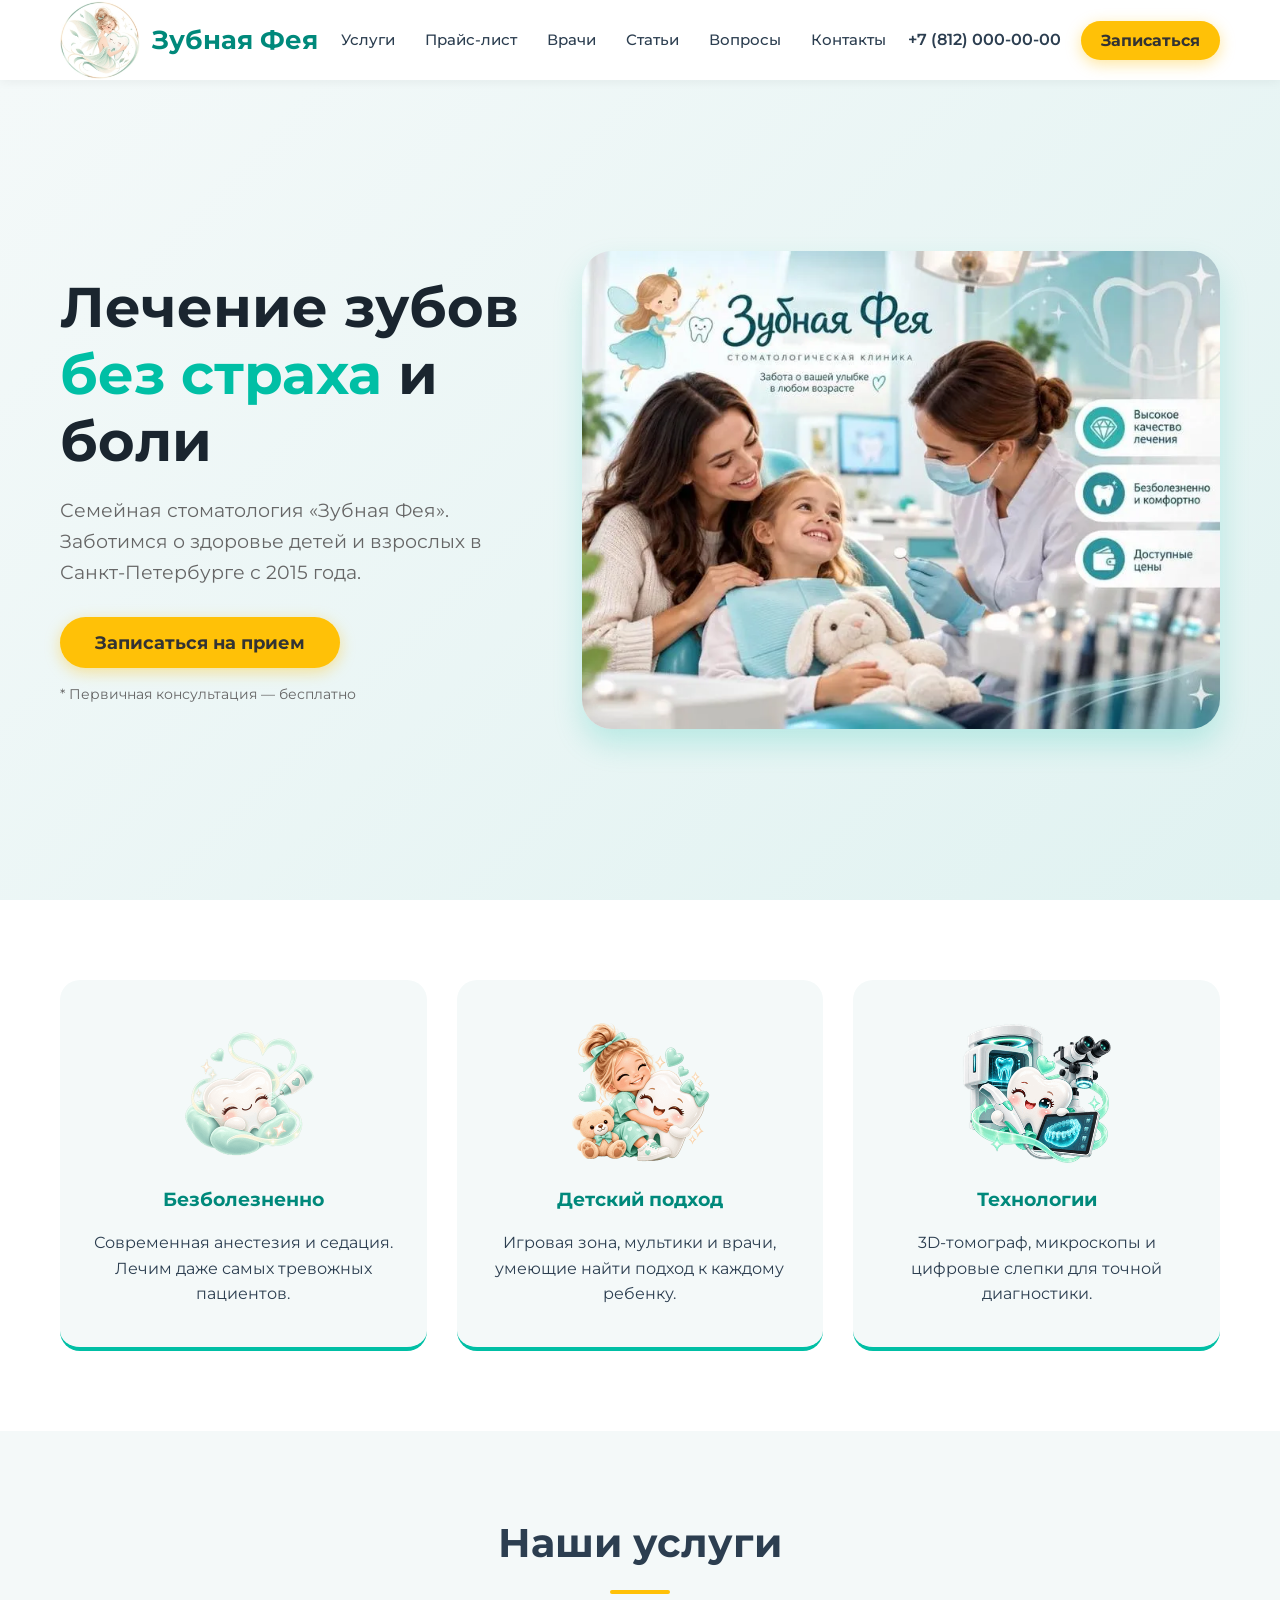
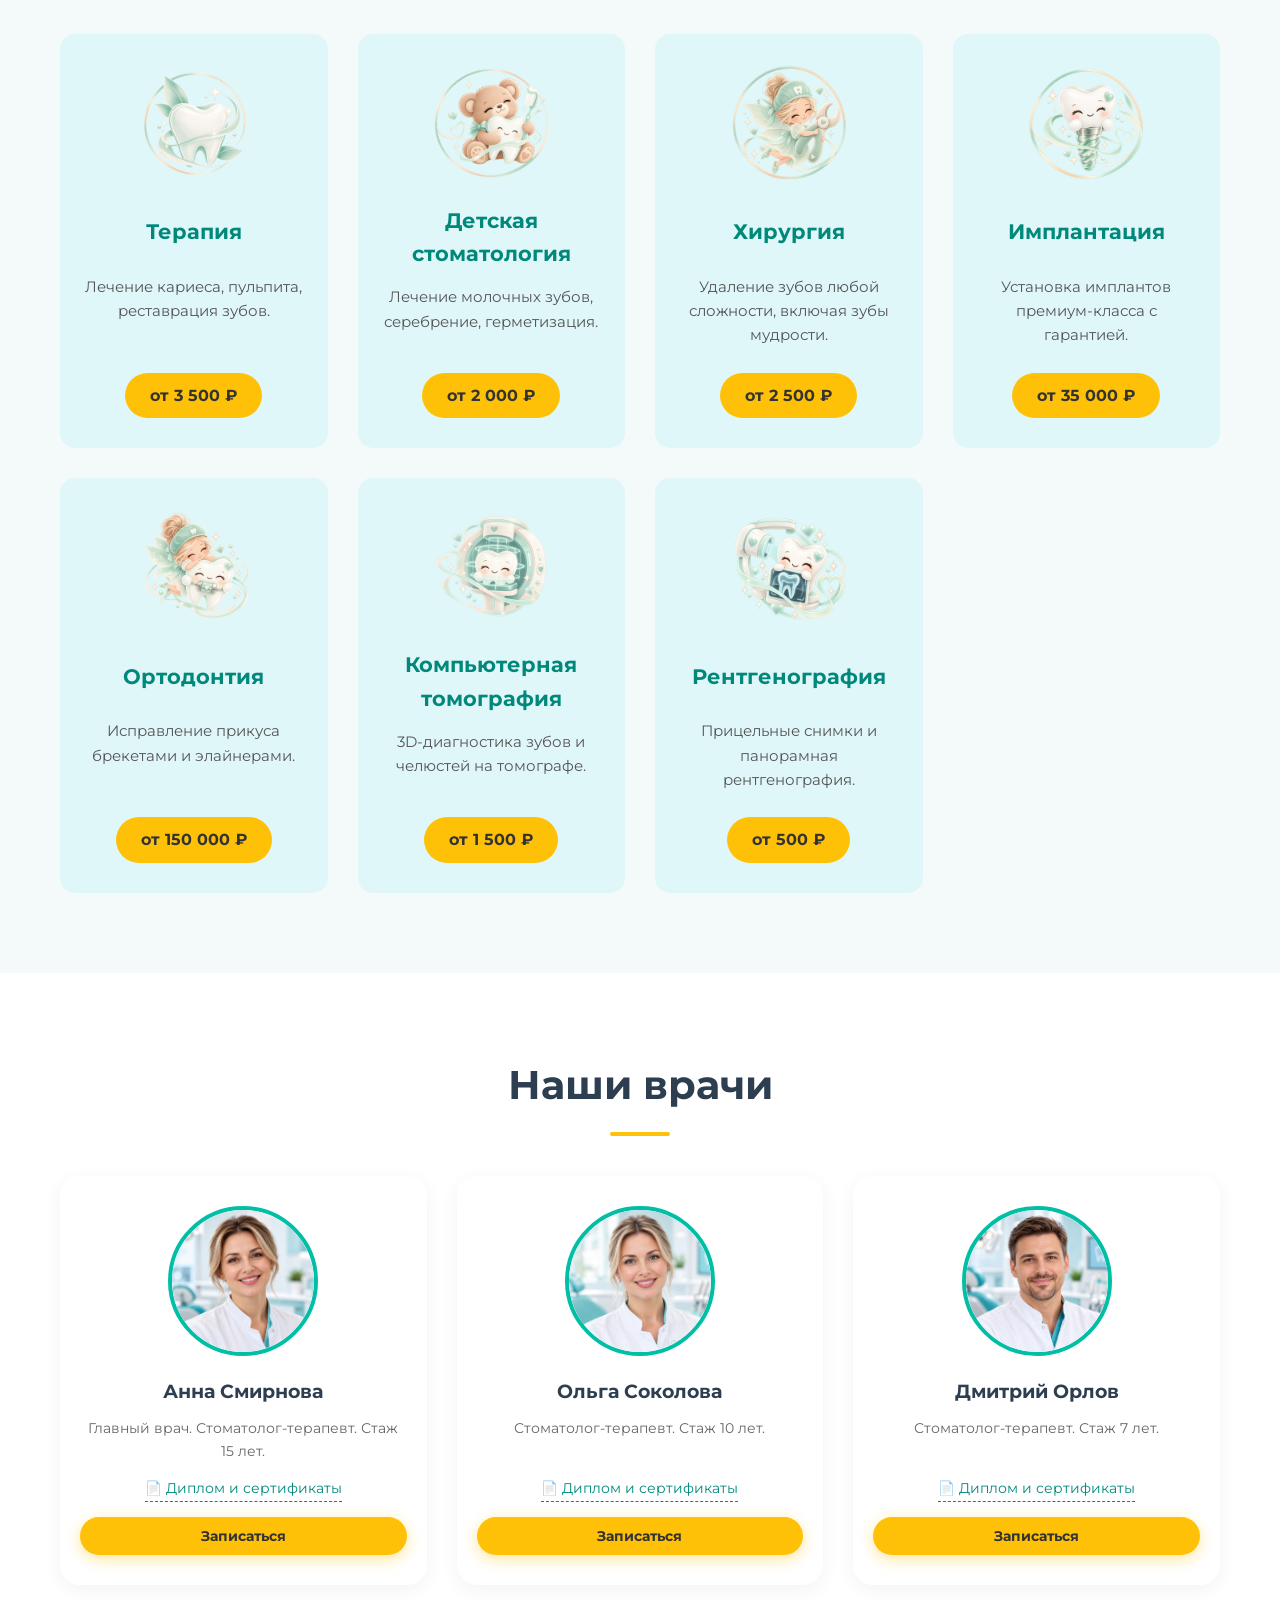
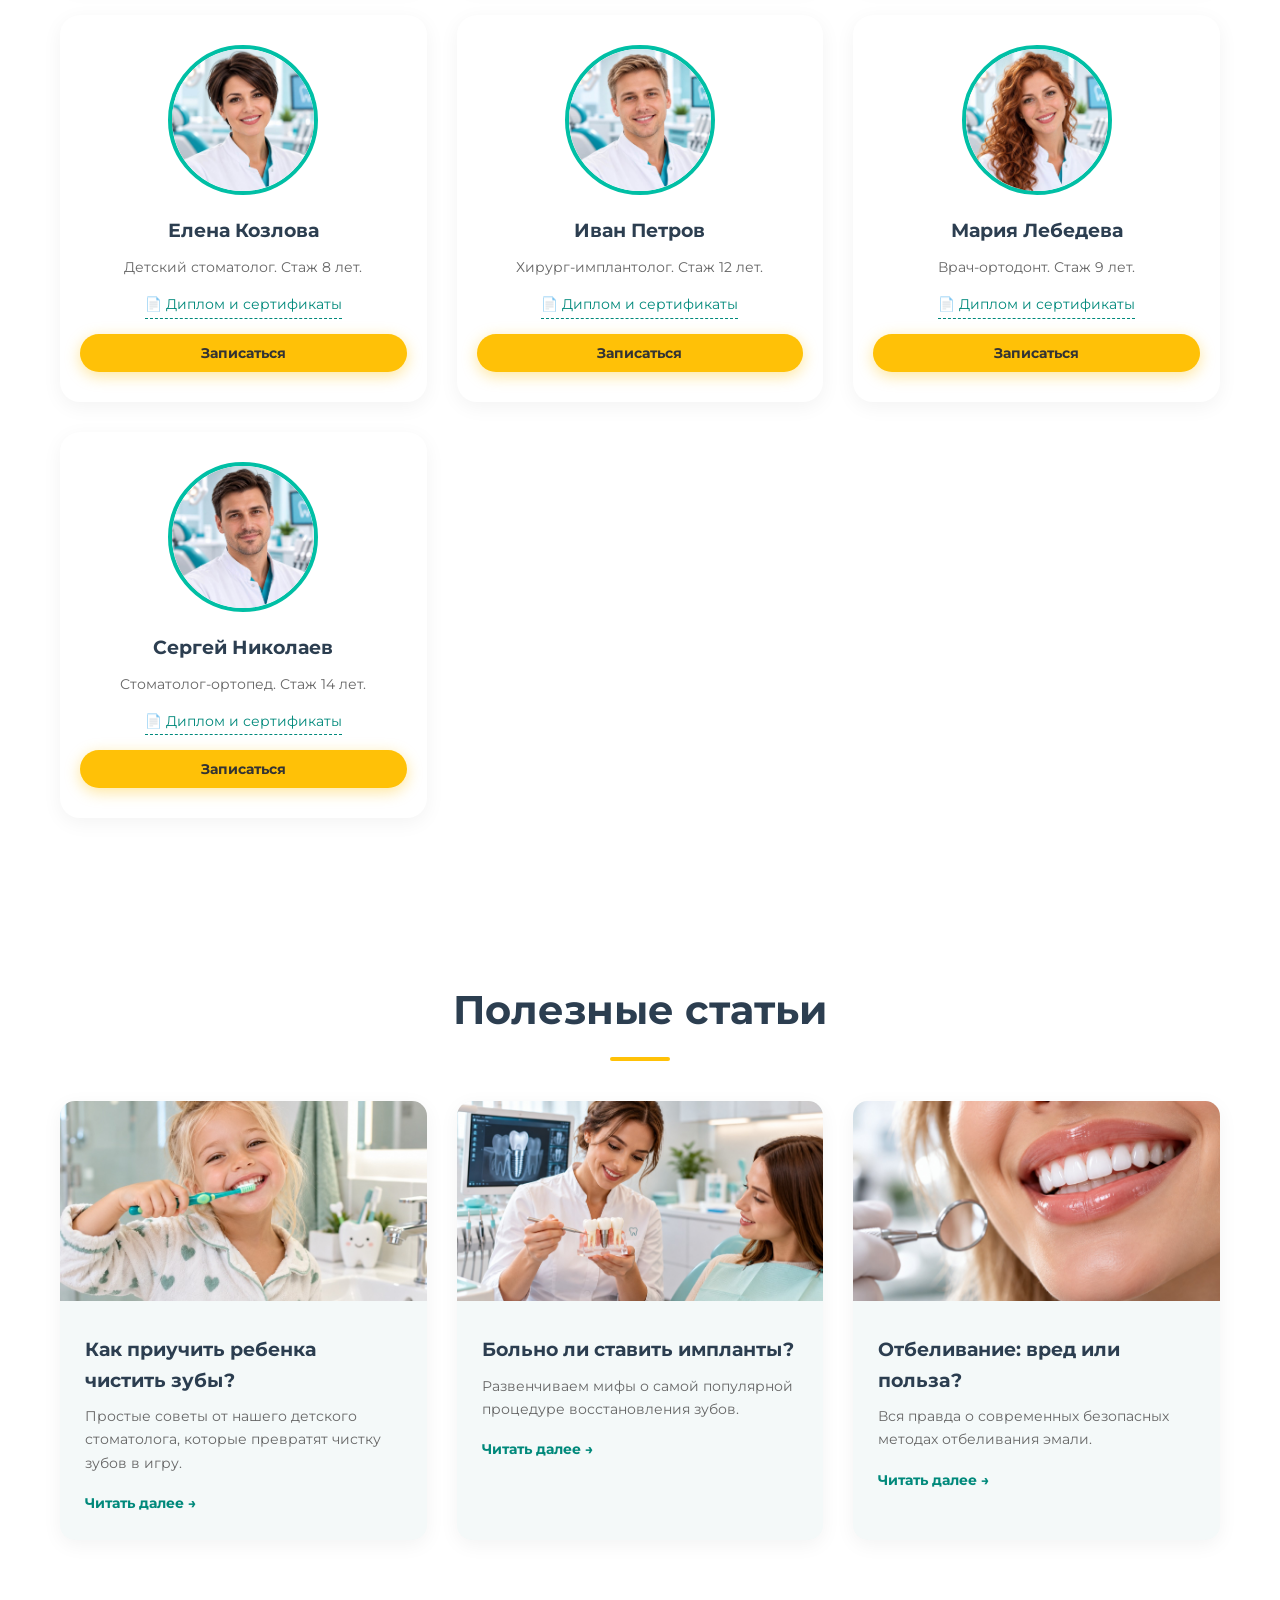
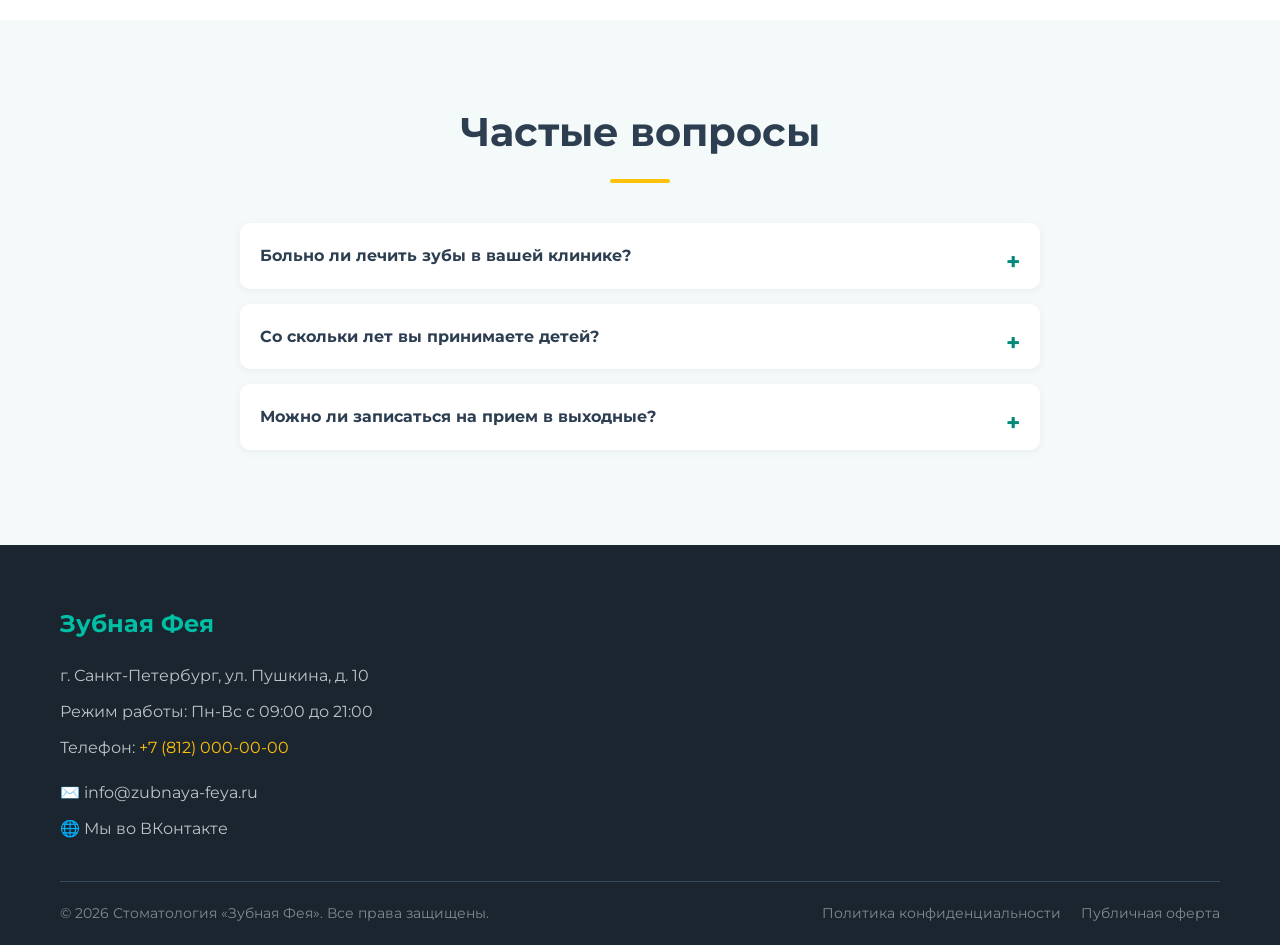
<file: index.html>
<!DOCTYPE html>
<html lang="ru">
<head>
    <meta charset="UTF-8">
    <meta name="viewport" content="width=device-width, initial-scale=1.0">
    <meta name="description" content="Стоматологическая клиника Зубная Фея в Санкт-Петербурге. Безболезненное лечение зубов для взрослых и детей. Онлайн-запись на прием.">
    <meta name="yandex-verification" content="efdcc5e742c35292" />
    <meta name="keywords" content="стоматология, стоматолог спб, лечение зубов, детский стоматолог, имплантация, зубная фея">
    <title>Стоматология «Зубная Фея» | Лечение без страха</title>
    
    <!-- Оптимизация шрифтов: preconnect и preload для асинхронной загрузки -->
    <link rel="preconnect" href="https://fonts.googleapis.com">
    <link rel="preconnect" href="https://fonts.gstatic.com" crossorigin>
    <link rel="preload" as="style" href="https://fonts.googleapis.com/css2?family=Montserrat:wght@400;500;700&display=swap">
    <link rel="stylesheet" href="https://fonts.googleapis.com/css2?family=Montserrat:wght@400;500;700&display=swap" media="print" onload="this.media='all'">
    <noscript>
        <link rel="stylesheet" href="https://fonts.googleapis.com/css2?family=Montserrat:wght@400;500;700&display=swap">
    </noscript>
    
    <link rel="stylesheet" href="css/style.css">
</head>
<body>

    <!-- ШАПКА САЙТА -->
    <header class="header">
        <div class="container header__container">
            <a href="#" class="logo">
                <!-- Логотип остался в png -->
                <img src="img/logo.png" alt="Логотип Зубная Фея" class="logo__img" width="80" height="80">
                <span class="logo__text">Зубная Фея</span>
            </a>
            
            <nav class="nav" id="navMenu">
                <ul class="nav__list">
                    <li><a href="#services" class="nav__link">Услуги</a></li>
                    <li><a href="price.html" class="nav__link">Прайс-лист</a></li>
                    <li><a href="#doctors" class="nav__link">Врачи</a></li>
                    <li><a href="#blog" class="nav__link">Статьи</a></li>
                    <li><a href="#faq" class="nav__link">Вопросы</a></li>
                    <li><a href="#contacts" class="nav__link">Контакты</a></li>
                </ul>
            </nav>
            
            <div class="header__contacts">
                <a href="tel:+78120000000" class="phone">+7 (812) 000-00-00</a>
                <button class="btn btn--primary open-modal">Записаться</button>
            </div>
            
            <button class="burger" id="burger" aria-label="Открыть меню" aria-expanded="false">
                <span></span><span></span><span></span>
            </button>
        </div>
    </header>

    <!-- ОСНОВНОЙ КОНТЕНТ -->
    <main>
        <!-- ГЛАВНЫЙ БАННЕР -->
        <section class="hero">
            <div class="container hero__container">
                <div class="hero__content">
                    <h1 class="hero__title">Лечение зубов <span class="accent">без страха</span> и боли</h1>
                    <p class="hero__subtitle">Семейная стоматология «Зубная Фея». Заботимся о здоровье детей и взрослых в Санкт-Петербурге с 2015 года.</p>
                    <button class="btn btn--primary btn--large open-modal">Записаться на прием</button>
                    <p class="hero__notice">* Первичная консультация — бесплатно</p>
                </div>
                <div class="hero__image">
                    <!-- Главная картинка в webp, размер 800x600 для LCP -->
                    <img src="img/hero-bg.webp" alt="Улыбка пациента" width="800" height="600" fetchpriority="high" decoding="async">
                </div>
            </div>
        </section>

        <!-- ПРЕИМУЩЕСТВА -->
        <section class="features">
            <div class="container features__grid">
                <h2 class="visually-hidden">Наши преимущества</h2>
                
                <div class="feature-card">
                    <img src="img/icon-painless.png" alt="Безболезненно" width="150" height="150" loading="lazy" decoding="async">
                    <h3>Безболезненно</h3>
                    <p>Современная анестезия и седация. Лечим даже самых тревожных пациентов.</p>
                </div>
                <div class="feature-card">
                    <img src="img/icon-child.png" alt="Детский подход" width="150" height="150" loading="lazy" decoding="async">
                    <h3>Детский подход</h3>
                    <p>Игровая зона, мультики и врачи, умеющие найти подход к каждому ребенку.</p>
                </div>
                <div class="feature-card">
                    <img src="img/icon-tech.png" alt="Технологии" width="150" height="150" loading="lazy" decoding="async">
                    <h3>Технологии</h3>
                    <p>3D-томограф, микроскопы и цифровые слепки для точной диагностики.</p>
                </div>
            </div>
        </section>

        <!-- УСЛУГИ -->
        <section class="services" id="services">
            <div class="container">
                <h2 class="section-title">Наши услуги</h2>
                <div class="services__grid">
                    <div class="service-card">
                        <img src="img/icon-therapy.png" alt="Терапия" class="service-icon-img" width="100" height="100" loading="lazy" decoding="async">
                        <h3>Терапия</h3>
                        <p>Лечение кариеса, пульпита, реставрация зубов.</p>
                        <span class="price">от 3 500 ₽</span>
                    </div>
                    
                    <div class="service-card">
                        <img src="img/icon-kids.png" alt="Детская стоматология" class="service-icon-img" width="100" height="100" loading="lazy" decoding="async">
                        <h3>Детская стоматология</h3>
                        <p>Лечение молочных зубов, серебрение, герметизация.</p>
                        <span class="price">от 2 000 ₽</span>
                    </div>
                    
                    <div class="service-card">
                        <img src="img/icon-surgery.png" alt="Хирургия" class="service-icon-img" width="100" height="100" loading="lazy" decoding="async">
                        <h3>Хирургия</h3>
                        <p>Удаление зубов любой сложности, включая зубы мудрости.</p>
                        <span class="price">от 2 500 ₽</span>
                    </div>
                    
                    <div class="service-card">
                        <img src="img/icon-implant.png" alt="Имплантация" class="service-icon-img" width="100" height="100" loading="lazy" decoding="async">
                        <h3>Имплантация</h3>
                        <p>Установка имплантов премиум-класса с гарантией.</p>
                        <span class="price">от 35 000 ₽</span>
                    </div>
                    
                    <div class="service-card">
                        <img src="img/icon-ortho.png" alt="Ортодонтия" class="service-icon-img" width="100" height="100" loading="lazy" decoding="async">
                        <h3>Ортодонтия</h3>
                        <p>Исправление прикуса брекетами и элайнерами.</p>
                        <span class="price">от 150 000 ₽</span>
                    </div>
                    
                    <div class="service-card">
                        <img src="img/icon-ct.png" alt="Компьютерная томография" class="service-icon-img" width="100" height="100" loading="lazy" decoding="async">
                        <h3>Компьютерная томография</h3>
                        <p>3D-диагностика зубов и челюстей на томографе.</p>
                        <span class="price">от 1 500 ₽</span>
                    </div>
                    
                    <div class="service-card">
                        <img src="img/icon-xray.png" alt="Рентгенография" class="service-icon-img" width="100" height="100" loading="lazy" decoding="async">
                        <h3>Рентгенография</h3>
                        <p>Прицельные снимки и панорамная рентгенография.</p>
                        <span class="price">от 500 ₽</span>
                    </div>
                </div>
            </div>
        </section>

        <!-- ВРАЧИ -->
        <section class="doctors" id="doctors">
            <div class="container">
                <h2 class="section-title">Наши врачи</h2>
                <div class="doctors__grid">
                    <!-- Врач 1 -->
                    <div class="doctor-card">
                        <img src="img/doctor-1.jpg" alt="Анна Смирнова" width="150" height="150" loading="lazy" decoding="async">
                        <h3>Анна Смирнова</h3>
                        <p>Главный врач. Стоматолог-терапевт. Стаж 15 лет.</p>
                        <a href="docs/diplom-smirnova.pdf" class="doc-link" target="_blank">
                            📄 Диплом и сертификаты <span class="visually-hidden">Анны Смирновой</span>
                        </a>
                        <button class="btn btn--primary btn-book" data-doctor="Анне Смирновой">Записаться</button>
                    </div>
                    <!-- Врач 2 -->
                    <div class="doctor-card">
                        <img src="img/doctor-2.jpg" alt="Ольга Соколова" width="150" height="150" loading="lazy" decoding="async">
                        <h3>Ольга Соколова</h3>
                        <p>Стоматолог-терапевт. Стаж 10 лет.</p>
                        <a href="docs/diplom-sokolova.pdf" class="doc-link" target="_blank">
                            📄 Диплом и сертификаты <span class="visually-hidden">Ольги Соколовой</span>
                        </a>
                        <button class="btn btn--primary btn-book" data-doctor="Ольге Соколовой">Записаться</button>
                    </div>
                    <!-- Врач 3 -->
                    <div class="doctor-card">
                        <img src="img/doctor-3.jpg" alt="Дмитрий Орлов" width="150" height="150" loading="lazy" decoding="async">
                        <h3>Дмитрий Орлов</h3>
                        <p>Стоматолог-терапевт. Стаж 7 лет.</p>
                        <a href="docs/diplom-orlov.pdf" class="doc-link" target="_blank">
                            📄 Диплом и сертификаты <span class="visually-hidden">Дмитрия Орлова</span>
                        </a>
                        <button class="btn btn--primary btn-book" data-doctor="Дмитрию Орлову">Записаться</button>
                    </div>
                    <!-- Врач 4 -->
                    <div class="doctor-card">
                        <img src="img/doctor-4.jpg" alt="Елена Козлова" width="150" height="150" loading="lazy" decoding="async">
                        <h3>Елена Козлова</h3>
                        <p>Детский стоматолог. Стаж 8 лет.</p>
                        <a href="docs/diplom-kozlova.pdf" class="doc-link" target="_blank">
                            📄 Диплом и сертификаты <span class="visually-hidden">Елены Козловой</span>
                        </a>
                        <button class="btn btn--primary btn-book" data-doctor="Елене Козловой">Записаться</button>
                    </div>
                    <!-- Врач 5 -->
                    <div class="doctor-card">
                        <img src="img/doctor-5.jpg" alt="Иван Петров" width="150" height="150" loading="lazy" decoding="async">
                        <h3>Иван Петров</h3>
                        <p>Хирург-имплантолог. Стаж 12 лет.</p>
                        <a href="docs/diplom-petrov.pdf" class="doc-link" target="_blank">
                            📄 Диплом и сертификаты <span class="visually-hidden">Ивана Петрова</span>
                        </a>
                        <button class="btn btn--primary btn-book" data-doctor="Ивану Петрову">Записаться</button>
                    </div>
                    <!-- Врач 6 -->
                    <div class="doctor-card">
                        <img src="img/doctor-6.jpg" alt="Мария Лебедева" width="150" height="150" loading="lazy" decoding="async">
                        <h3>Мария Лебедева</h3>
                        <p>Врач-ортодонт. Стаж 9 лет.</p>
                        <a href="docs/diplom-lebedeva.pdf" class="doc-link" target="_blank">
                            📄 Диплом и сертификаты <span class="visually-hidden">Марии Лебедевой</span>
                        </a>
                        <button class="btn btn--primary btn-book" data-doctor="Марии Лебедевой">Записаться</button>
                    </div>
                    <!-- Врач 7 -->
                    <div class="doctor-card">
                        <img src="img/doctor-7.jpg" alt="Сергей Николаев" width="150" height="150" loading="lazy" decoding="async">
                        <h3>Сергей Николаев</h3>
                        <p>Стоматолог-ортопед. Стаж 14 лет.</p>
                        <a href="docs/diplom-nikolaev.pdf" class="doc-link" target="_blank">
                            📄 Диплом и сертификаты <span class="visually-hidden">Сергея Николаева</span>
                        </a>
                        <button class="btn btn--primary btn-book" data-doctor="Сергею Николаеву">Записаться</button>
                    </div>
                </div>
            </div>
        </section>

        <!-- СТАТЬИ -->
        <section class="blog" id="blog">
            <div class="container">
                <h2 class="section-title">Полезные статьи</h2>
                <div class="blog__grid">
                    <!-- Статья 1 -->
                    <article class="blog-card">
                        <img src="img/blog-1.jpg" alt="Как приучить ребенка чистить зубы" width="300" height="200" loading="lazy" decoding="async">
                        <div class="blog-card__content">
                            <h3>Как приучить ребенка чистить зубы?</h3>
                            <p>Простые советы от нашего детского стоматолога, которые превратят чистку зубов в игру.</p>
                            <a href="article-brush-teeth.html" class="read-more">
                                Читать далее → <span class="visually-hidden">о чистке зубов для детей</span>
                            </a>
                        </div>
                    </article>
                    
                    <!-- Статья 2 -->
                    <article class="blog-card">
                        <img src="img/blog-2.jpg" alt="Больно ли ставить импланты" width="300" height="200" loading="lazy" decoding="async">
                        <div class="blog-card__content">
                            <h3>Больно ли ставить импланты?</h3>
                            <p>Развенчиваем мифы о самой популярной процедуре восстановления зубов.</p>
                            <a href="article-implants.html" class="read-more">
                                Читать далее → <span class="visually-hidden">об имплантации зубов</span>
                            </a>
                        </div>
                    </article>
                    
                    <!-- Статья 3 -->
                    <article class="blog-card">
                        <img src="img/blog-3.jpg" alt="Отбеливание: вред или польза" width="300" height="200" loading="lazy" decoding="async">
                        <div class="blog-card__content">
                            <h3>Отбеливание: вред или польза?</h3>
                            <p>Вся правда о современных безопасных методах отбеливания эмали.</p>
                            <a href="article-whitening.html" class="read-more">
                                Читать далее → <span class="visually-hidden">об отбеливании зубов</span>
                            </a>
                        </div>
                    </article>
                </div>
            </div>
        </section>

        <!-- FAQ (ВОПРОС-ОТВЕТ) -->
        <section class="faq" id="faq">
            <div class="container">
                <h2 class="section-title">Частые вопросы</h2>
                <div class="faq__list">
                    <details class="faq-item">
                        <summary>Больно ли лечить зубы в вашей клинике?</summary>
                        <p>Мы используем современные анестезирующие препараты, которые делают процесс лечения абсолютно безболезненным. Для самых тревожных пациентов доступна седация (лечение во сне).</p>
                    </details>
                    <details class="faq-item">
                        <summary>Со скольки лет вы принимаете детей?</summary>
                        <p>Наш детский стоматолог принимает малышей с момента прорезывания первого зуба. Мы делаем все, чтобы визит прошел в игровой форме и не оставил страха.</p>
                    </details>
                    <details class="faq-item">
                        <summary>Можно ли записаться на прием в выходные?</summary>
                        <p>Да, клиника работает без выходных: Пн-Вс с 09:00 до 21:00. Вы можете записаться онлайн через форму на сайте или по телефону.</p>
                    </details>
                </div>
            </div>
        </section>
    </main>

    <!-- ПОДВАЛ САЙТА (КОНТАКТЫ) -->
    <footer class="footer" id="contacts">
        <div class="container footer__container">
            <div class="footer__info">
                <h2>Зубная Фея</h2>
                <p>г. Санкт-Петербург, ул. Пушкина, д. 10</p>
                <p>Режим работы: Пн-Вс с 09:00 до 21:00</p>
                <p>Телефон: <a href="tel:+78120000000">+7 (812) 000-00-00</a></p>
                
                <div class="footer__socials">
                    <a href="mailto:info@zubnaya-feya.ru">✉️ info@zubnaya-feya.ru</a>
                    <a href="https://vk.com/zubnaya_feya_spb" target="_blank">🌐 Мы во ВКонтакте</a>
                </div>
            </div>
            <div class="footer__bottom">
                <p>&copy; 2026 Стоматология «Зубная Фея». Все права защищены.</p>
                <div class="footer__links">
                    <a href="privacy.html">Политика конфиденциальности</a>
                    <a href="offer.html">Публичная оферта</a>
                </div>
            </div>
        </div>
    </footer>

    <!-- МОДАЛЬНОЕ ОКНО ЗАПИСИ С КАЛЕНДАРЕМ -->
    <div class="modal" id="modal">
        <div class="modal__content">
            <button class="modal__close" id="closeModal" aria-label="Закрыть окно">&times;</button>
            <h2 class="modal__title" id="modalTitle">Запись на прием</h2>
            <p class="modal__text">Выберите удобную дату и время для визита.</p>
            <form class="form" id="appointmentForm">
                <input type="text" id="patientName" placeholder="Ваше имя" required class="form__input" aria-label="Ваше имя">
                <input type="tel" id="patientPhone" placeholder="Ваш телефон" required class="form__input" aria-label="Ваш телефон">
                
                <label for="bookingDate" style="font-size: 0.9rem; font-weight: 500; margin-top: 10px;">Выберите дату:</label>
                <input type="date" id="bookingDate" required class="form__input">
                
                <label style="font-size: 0.9rem; font-weight: 500; margin-top: 10px;">Выберите время:</label>
                <div class="time-slots" id="timeSlots"></div>
                
                <input type="hidden" id="selectedTime" required>

                <button type="submit" class="btn btn--primary" style="margin-top: 20px;">Отправить заявку</button>
                <p class="form__policy">Нажимая кнопку, вы соглашаетесь с политикой конфиденциальности.</p>
            </form>
        </div>
    </div>

    <!-- ПОДКЛЮЧЕНИЕ СКРИПТОВ -->
    <script src="js/script.js"></script>

    <!-- Yandex.Metrika counter -->
    <script type="text/javascript">
        (function(m,e,t,r,i,k,a){
            m[i]=m[i]||function(){(m[i].a=m[i].a||[]).push(arguments)};
            m[i].l=1*new Date();
            for (var j = 0; j < document.scripts.length; j++) {if (document.scripts[j].src === r) { return; }}
            k=e.createElement(t),a=e.getElementsByTagName(t)[0],k.async=1,k.src=r,a.parentNode.insertBefore(k,a)
        })(window, document,'script','https://mc.yandex.ru/metrika/tag.js?id=113852204', 'ym');

        ym(113852204, 'init', {ssr:true, webvisor:true, clickmap:true, ecommerce:"dataLayer", referrer: document.referrer, url: location.href, accurateTrackBounce:true, trackLinks:true});
    </script>
    <noscript><div><img src="https://mc.yandex.ru/watch/113852204" style="position:absolute; left:-9999px;" alt="" /></div></noscript>
    <!-- /Yandex.Metrika counter -->

</body>
</html>
</file>
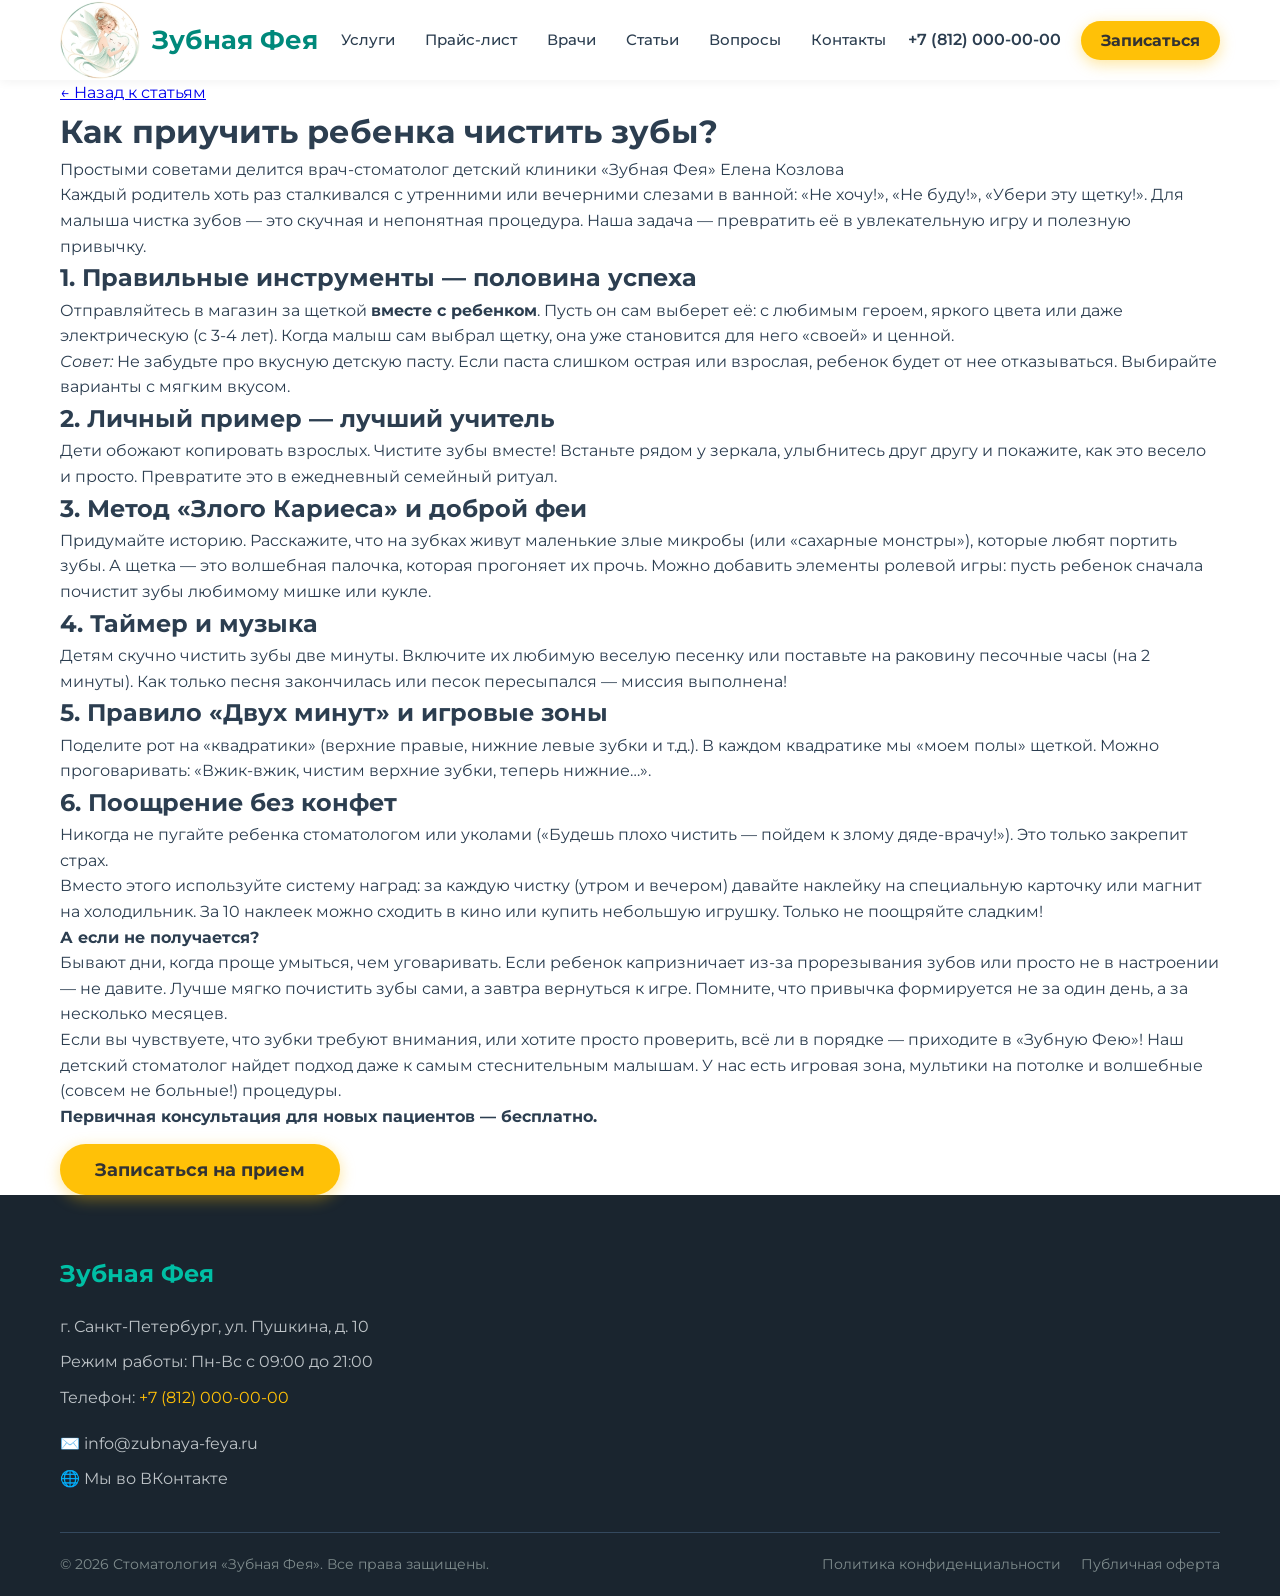
<file: article-brush-teeth.html>
<!DOCTYPE html>
<html lang="ru">
<head>
    <meta charset="UTF-8">
    <meta name="viewport" content="width=device-width, initial-scale=1.0">
    <meta name="description" content="Простые советы от детского стоматолога клиники «Зубная Фея»: как превратить чистку зубов в игру и привить ребенку полезную привычку.">
    <title>Как приучить ребенка чистить зубы? | Зубная Фея</title>
    
    <link rel="preconnect" href="https://fonts.googleapis.com">
    <link rel="preconnect" href="https://fonts.gstatic.com" crossorigin>
    <link href="https://fonts.googleapis.com/css2?family=Montserrat:wght@400;500;700&display=swap" rel="stylesheet">
    <link rel="stylesheet" href="css/style.css">
</head>
<body>

    <!-- ШАПКА САЙТА -->
    <header class="header">
        <div class="container header__container">
            <a href="index.html" class="logo">
                <img src="img/logo.png" alt="Логотип Зубная Фея" class="logo__img">
                <span class="logo__text">Зубная Фея</span>
            </a>
            <nav class="nav" id="navMenu">
                <ul class="nav__list">
                    <li><a href="index.html#services" class="nav__link">Услуги</a></li>
                    <li><a href="price.html" class="nav__link">Прайс-лист</a></li>
                    <li><a href="index.html#doctors" class="nav__link">Врачи</a></li>
                    <li><a href="index.html#blog" class="nav__link">Статьи</a></li>
                    <li><a href="index.html#faq" class="nav__link">Вопросы</a></li>
                    <li><a href="index.html#contacts" class="nav__link">Контакты</a></li>
                </ul>
            </nav>
            <div class="header__contacts">
                <a href="tel:+78120000000" class="phone">+7 (812) 000-00-00</a>
                <button class="btn btn--primary open-modal">Записаться</button>
            </div>
            <button class="burger" id="burger">
                <span></span><span></span><span></span>
            </button>
        </div>
    </header>

    <!-- ОСНОВНОЙ КОНТЕНТ СТАТЬИ -->
    <main class="article-page">
        <div class="container article-container">
            <div class="article-header">
                <a href="index.html#blog" class="back-link">← Назад к статьям</a>
                <h1 class="article-title">Как приучить ребенка чистить зубы?</h1>
                <p class="article-meta">Простыми советами делится врач-стоматолог детский клиники «Зубная Фея» Елена Козлова</p>
            </div>

            <article class="article-content">
                <p>Каждый родитель хоть раз сталкивался с утренними или вечерними слезами в ванной: «Не хочу!», «Не буду!», «Убери эту щетку!». Для малыша чистка зубов — это скучная и непонятная процедура. Наша задача — превратить её в увлекательную игру и полезную привычку.</p>

                <h2>1. Правильные инструменты — половина успеха</h2>
                <p>Отправляйтесь в магазин за щеткой <strong>вместе с ребенком</strong>. Пусть он сам выберет её: с любимым героем, яркого цвета или даже электрическую (с 3-4 лет). Когда малыш сам выбрал щетку, она уже становится для него «своей» и ценной.</p>
                <p><em>Совет:</em> Не забудьте про вкусную детскую пасту. Если паста слишком острая или взрослая, ребенок будет от нее отказываться. Выбирайте варианты с мягким вкусом.</p>

                <h2>2. Личный пример — лучший учитель</h2>
                <p>Дети обожают копировать взрослых. Чистите зубы вместе! Встаньте рядом у зеркала, улыбнитесь друг другу и покажите, как это весело и просто. Превратите это в ежедневный семейный ритуал.</p>

                <h2>3. Метод «Злого Кариеса» и доброй феи</h2>
                <p>Придумайте историю. Расскажите, что на зубках живут маленькие злые микробы (или «сахарные монстры»), которые любят портить зубы. А щетка — это волшебная палочка, которая прогоняет их прочь. Можно добавить элементы ролевой игры: пусть ребенок сначала почистит зубы любимому мишке или кукле.</p>

                <h2>4. Таймер и музыка</h2>
                <p>Детям скучно чистить зубы две минуты. Включите их любимую веселую песенку или поставьте на раковину песочные часы (на 2 минуты). Как только песня закончилась или песок пересыпался — миссия выполнена!</p>

                <h2>5. Правило «Двух минут» и игровые зоны</h2>
                <p>Поделите рот на «квадратики» (верхние правые, нижние левые зубки и т.д.). В каждом квадратике мы «моем полы» щеткой. Можно проговаривать: «Вжик-вжик, чистим верхние зубки, теперь нижние…».</p>

                <h2>6. Поощрение без конфет</h2>
                <p>Никогда не пугайте ребенка стоматологом или уколами («Будешь плохо чистить — пойдем к злому дяде-врачу!»). Это только закрепит страх.</p>
                <p>Вместо этого используйте систему наград: за каждую чистку (утром и вечером) давайте наклейку на специальную карточку или магнит на холодильник. За 10 наклеек можно сходить в кино или купить небольшую игрушку. Только не поощряйте сладким!</p>

                <blockquote>
                    <strong>А если не получается?</strong><br>
                    Бывают дни, когда проще умыться, чем уговаривать. Если ребенок капризничает из-за прорезывания зубов или просто не в настроении — не давите. Лучше мягко почистить зубы сами, а завтра вернуться к игре. Помните, что привычка формируется не за один день, а за несколько месяцев.
                </blockquote>

                <div class="article-cta">
                    <p>Если вы чувствуете, что зубки требуют внимания, или хотите просто проверить, всё ли в порядке — приходите в «Зубную Фею»! Наш детский стоматолог найдет подход даже к самым стеснительным малышам. У нас есть игровая зона, мультики на потолке и волшебные (совсем не больные!) процедуры.</p>
                    <p><strong>Первичная консультация для новых пациентов — бесплатно.</strong></p>
                    <button class="btn btn--primary btn--large open-modal" style="margin-top: 15px;">Записаться на прием</button>
                </div>
            </article>
        </div>
    </main>

    <!-- ПОДВАЛ САЙТА -->
    <footer class="footer" id="contacts">
        <div class="container footer__container">
            <div class="footer__info">
                <h2>Зубная Фея</h2>
                <p>г. Санкт-Петербург, ул. Пушкина, д. 10</p>
                <p>Режим работы: Пн-Вс с 09:00 до 21:00</p>
                <p>Телефон: <a href="tel:+78120000000">+7 (812) 000-00-00</a></p>
                <div class="footer__socials">
                    <a href="mailto:info@zubnaya-feya.ru">✉️ info@zubnaya-feya.ru</a>
                    <a href="https://vk.com/zubnaya_feya_spb" target="_blank">🌐 Мы во ВКонтакте</a>
                </div>
            </div>
            <div class="footer__bottom">
                <p>&copy; 2026 Стоматология «Зубная Фея». Все права защищены.</p>
                <div class="footer__links">
                    <a href="privacy.html">Политика конфиденциальности</a>
                    <a href="offer.html">Публичная оферта</a>
                </div>
            </div>
        </div>
    </footer>

    <!-- МОДАЛЬНОЕ ОКНО -->
    <div class="modal" id="modal">
        <div class="modal__content">
            <span class="modal__close" id="closeModal">&times;</span>
            <h2 class="modal__title" id="modalTitle">Запись на прием</h2>
            <p class="modal__text">Выберите удобную дату и время для визита.</p>
            <form class="form" id="appointmentForm">
                <input type="text" id="patientName" placeholder="Ваше имя" required class="form__input">
                <input type="tel" id="patientPhone" placeholder="Ваш телефон" required class="form__input">
                <label for="bookingDate" style="font-size: 0.9rem; font-weight: 500; margin-top: 10px;">Выберите дату:</label>
                <input type="date" id="bookingDate" required class="form__input">
                <label style="font-size: 0.9rem; font-weight: 500; margin-top: 10px;">Выберите время:</label>
                <div class="time-slots" id="timeSlots"></div>
                <input type="hidden" id="selectedTime" required>
                <button type="submit" class="btn btn--primary" style="margin-top: 20px;">Отправить заявку</button>
                <p class="form__policy">Нажимая кнопку, вы соглашаетесь с политикой конфиденциальности.</p>
            </form>
        </div>
    </div>

    <script src="js/script.js"></script>
        <!-- ПОДКЛЮЧЕНИЕ СКРИПТОВ -->
    <script src="js/script.js"></script>

    <!-- Yandex.Metrika counter -->
    <script type="text/javascript">
        (function(m,e,t,r,i,k,a){
            m[i]=m[i]||function(){(m[i].a=m[i].a||[]).push(arguments)};
            m[i].l=1*new Date();
            for (var j = 0; j < document.scripts.length; j++) {if (document.scripts[j].src === r) { return; }}
            k=e.createElement(t),a=e.getElementsByTagName(t)[0],k.async=1,k.src=r,a.parentNode.insertBefore(k,a)
        })(window, document,'script','https://mc.yandex.ru/metrika/tag.js?id=113852204', 'ym');

        ym(113852204, 'init', {ssr:true, webvisor:true, clickmap:true, ecommerce:"dataLayer", referrer: document.referrer, url: location.href, accurateTrackBounce:true, trackLinks:true});
    </script>
    <noscript><div><img src="https://mc.yandex.ru/watch/113852204" style="position:absolute; left:-9999px;" alt="" /></div></noscript>
    <!-- /Yandex.Metrika counter -->

</body>
</html>
</body>
</html>
</file>
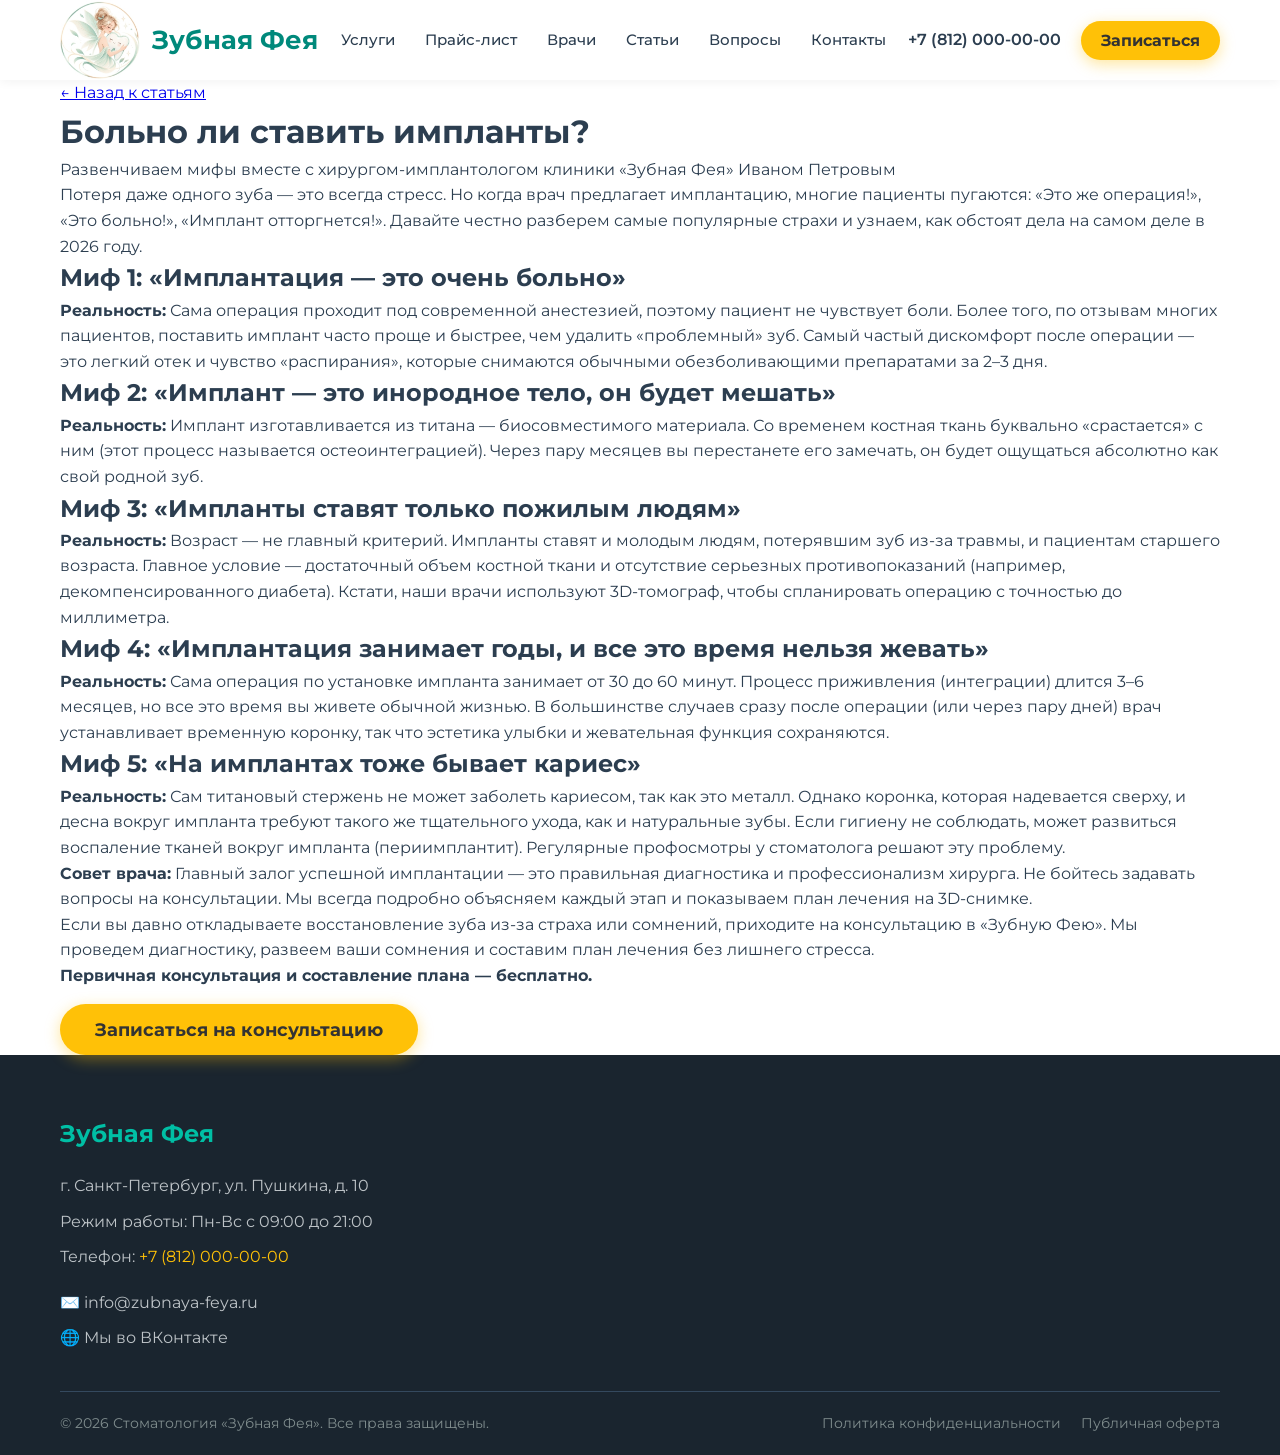
<file: article-implants.html>
<!DOCTYPE html>
<html lang="ru">
<head>
    <meta charset="UTF-8">
    <meta name="viewport" content="width=device-width, initial-scale=1.0">
    <meta name="description" content="Больно ли ставить импланты? Хирург-имплантолог клиники «Зубная Фея» развенчивает главные мифы об имплантации зубов.">
    <title>Больно ли ставить импланты? Развенчиваем мифы | Зубная Фея</title>
    
    <link rel="preconnect" href="https://fonts.googleapis.com">
    <link rel="preconnect" href="https://fonts.gstatic.com" crossorigin>
    <link href="https://fonts.googleapis.com/css2?family=Montserrat:wght@400;500;700&display=swap" rel="stylesheet">
    <link rel="stylesheet" href="css/style.css">
</head>
<body>

    <!-- ШАПКА САЙТА -->
    <header class="header">
        <div class="container header__container">
            <a href="index.html" class="logo">
                <img src="img/logo.png" alt="Логотип Зубная Фея" class="logo__img">
                <span class="logo__text">Зубная Фея</span>
            </a>
            <nav class="nav" id="navMenu">
                <ul class="nav__list">
                    <li><a href="index.html#services" class="nav__link">Услуги</a></li>
                    <li><a href="price.html" class="nav__link">Прайс-лист</a></li>
                    <li><a href="index.html#doctors" class="nav__link">Врачи</a></li>
                    <li><a href="index.html#blog" class="nav__link">Статьи</a></li>
                    <li><a href="index.html#faq" class="nav__link">Вопросы</a></li>
                    <li><a href="index.html#contacts" class="nav__link">Контакты</a></li>
                </ul>
            </nav>
            <div class="header__contacts">
                <a href="tel:+78120000000" class="phone">+7 (812) 000-00-00</a>
                <button class="btn btn--primary open-modal">Записаться</button>
            </div>
            <button class="burger" id="burger">
                <span></span><span></span><span></span>
            </button>
        </div>
    </header>

    <!-- ОСНОВНОЙ КОНТЕНТ СТАТЬИ -->
    <main class="article-page">
        <div class="container article-container">
            <div class="article-header">
                <a href="index.html#blog" class="back-link">← Назад к статьям</a>
                <h1 class="article-title">Больно ли ставить импланты?</h1>
                <p class="article-meta">Развенчиваем мифы вместе с хирургом-имплантологом клиники «Зубная Фея» Иваном Петровым</p>
            </div>

            <article class="article-content">
                <p>Потеря даже одного зуба — это всегда стресс. Но когда врач предлагает имплантацию, многие пациенты пугаются: «Это же операция!», «Это больно!», «Имплант отторгнется!». Давайте честно разберем самые популярные страхи и узнаем, как обстоят дела на самом деле в 2026 году.</p>

                <h2>Миф 1: «Имплантация — это очень больно»</h2>
                <p><strong>Реальность:</strong> Сама операция проходит под современной анестезией, поэтому пациент не чувствует боли. Более того, по отзывам многих пациентов, поставить имплант часто проще и быстрее, чем удалить «проблемный» зуб. Самый частый дискомфорт после операции — это легкий отек и чувство «распирания», которые снимаются обычными обезболивающими препаратами за 2–3 дня.</p>

                <h2>Миф 2: «Имплант — это инородное тело, он будет мешать»</h2>
                <p><strong>Реальность:</strong> Имплант изготавливается из титана — биосовместимого материала. Со временем костная ткань буквально «срастается» с ним (этот процесс называется остеоинтеграцией). Через пару месяцев вы перестанете его замечать, он будет ощущаться абсолютно как свой родной зуб.</p>

                <h2>Миф 3: «Импланты ставят только пожилым людям»</h2>
                <p><strong>Реальность:</strong> Возраст — не главный критерий. Импланты ставят и молодым людям, потерявшим зуб из-за травмы, и пациентам старшего возраста. Главное условие — достаточный объем костной ткани и отсутствие серьезных противопоказаний (например, декомпенсированного диабета). Кстати, наши врачи используют 3D-томограф, чтобы спланировать операцию с точностью до миллиметра.</p>

                <h2>Миф 4: «Имплантация занимает годы, и все это время нельзя жевать»</h2>
                <p><strong>Реальность:</strong> Сама операция по установке импланта занимает от 30 до 60 минут. Процесс приживления (интеграции) длится 3–6 месяцев, но все это время вы живете обычной жизнью. В большинстве случаев сразу после операции (или через пару дней) врач устанавливает временную коронку, так что эстетика улыбки и жевательная функция сохраняются.</p>

                <h2>Миф 5: «На имплантах тоже бывает кариес»</h2>
                <p><strong>Реальность:</strong> Сам титановый стержень не может заболеть кариесом, так как это металл. Однако коронка, которая надевается сверху, и десна вокруг импланта требуют такого же тщательного ухода, как и натуральные зубы. Если гигиену не соблюдать, может развиться воспаление тканей вокруг импланта (периимплантит). Регулярные профосмотры у стоматолога решают эту проблему.</p>

                <blockquote>
                    <strong>Совет врача:</strong> Главный залог успешной имплантации — это правильная диагностика и профессионализм хирурга. Не бойтесь задавать вопросы на консультации. Мы всегда подробно объясняем каждый этап и показываем план лечения на 3D-снимке.
                </blockquote>

                <div class="article-cta">
                    <p>Если вы давно откладываете восстановление зуба из-за страха или сомнений, приходите на консультацию в «Зубную Фею». Мы проведем диагностику, развеем ваши сомнения и составим план лечения без лишнего стресса.</p>
                    <p><strong>Первичная консультация и составление плана — бесплатно.</strong></p>
                    <button class="btn btn--primary btn--large open-modal" style="margin-top: 15px;">Записаться на консультацию</button>
                </div>
            </article>
        </div>
    </main>

    <!-- ПОДВАЛ САЙТА -->
    <footer class="footer" id="contacts">
        <div class="container footer__container">
            <div class="footer__info">
                <h2>Зубная Фея</h2>
                <p>г. Санкт-Петербург, ул. Пушкина, д. 10</p>
                <p>Режим работы: Пн-Вс с 09:00 до 21:00</p>
                <p>Телефон: <a href="tel:+78120000000">+7 (812) 000-00-00</a></p>
                <div class="footer__socials">
                    <a href="mailto:info@zubnaya-feya.ru">✉️ info@zubnaya-feya.ru</a>
                    <a href="https://vk.com/zubnaya_feya_spb" target="_blank">🌐 Мы во ВКонтакте</a>
                </div>
            </div>
            <div class="footer__bottom">
                <p>&copy; 2026 Стоматология «Зубная Фея». Все права защищены.</p>
                <div class="footer__links">
                    <a href="privacy.html">Политика конфиденциальности</a>
                    <a href="offer.html">Публичная оферта</a>
                </div>
            </div>
        </div>
    </footer>

    <!-- МОДАЛЬНОЕ ОКНО -->
    <div class="modal" id="modal">
        <div class="modal__content">
            <span class="modal__close" id="closeModal">&times;</span>
            <h2 class="modal__title" id="modalTitle">Запись на прием</h2>
            <p class="modal__text">Выберите удобную дату и время для визита.</p>
            <form class="form" id="appointmentForm">
                <input type="text" id="patientName" placeholder="Ваше имя" required class="form__input">
                <input type="tel" id="patientPhone" placeholder="Ваш телефон" required class="form__input">
                <label for="bookingDate" style="font-size: 0.9rem; font-weight: 500; margin-top: 10px;">Выберите дату:</label>
                <input type="date" id="bookingDate" required class="form__input">
                <label style="font-size: 0.9rem; font-weight: 500; margin-top: 10px;">Выберите время:</label>
                <div class="time-slots" id="timeSlots"></div>
                <input type="hidden" id="selectedTime" required>
                <button type="submit" class="btn btn--primary" style="margin-top: 20px;">Отправить заявку</button>
                <p class="form__policy">Нажимая кнопку, вы соглашаетесь с политикой конфиденциальности.</p>
            </form>
        </div>
    </div>

    <script src="js/script.js"></script>
        <!-- ПОДКЛЮЧЕНИЕ СКРИПТОВ -->
    <script src="js/script.js"></script>

    <!-- Yandex.Metrika counter -->
    <script type="text/javascript">
        (function(m,e,t,r,i,k,a){
            m[i]=m[i]||function(){(m[i].a=m[i].a||[]).push(arguments)};
            m[i].l=1*new Date();
            for (var j = 0; j < document.scripts.length; j++) {if (document.scripts[j].src === r) { return; }}
            k=e.createElement(t),a=e.getElementsByTagName(t)[0],k.async=1,k.src=r,a.parentNode.insertBefore(k,a)
        })(window, document,'script','https://mc.yandex.ru/metrika/tag.js?id=113852204', 'ym');

        ym(113852204, 'init', {ssr:true, webvisor:true, clickmap:true, ecommerce:"dataLayer", referrer: document.referrer, url: location.href, accurateTrackBounce:true, trackLinks:true});
    </script>
    <noscript><div><img src="https://mc.yandex.ru/watch/113852204" style="position:absolute; left:-9999px;" alt="" /></div></noscript>
    <!-- /Yandex.Metrika counter -->

</body>
</html>
</body>
</html>
</file>
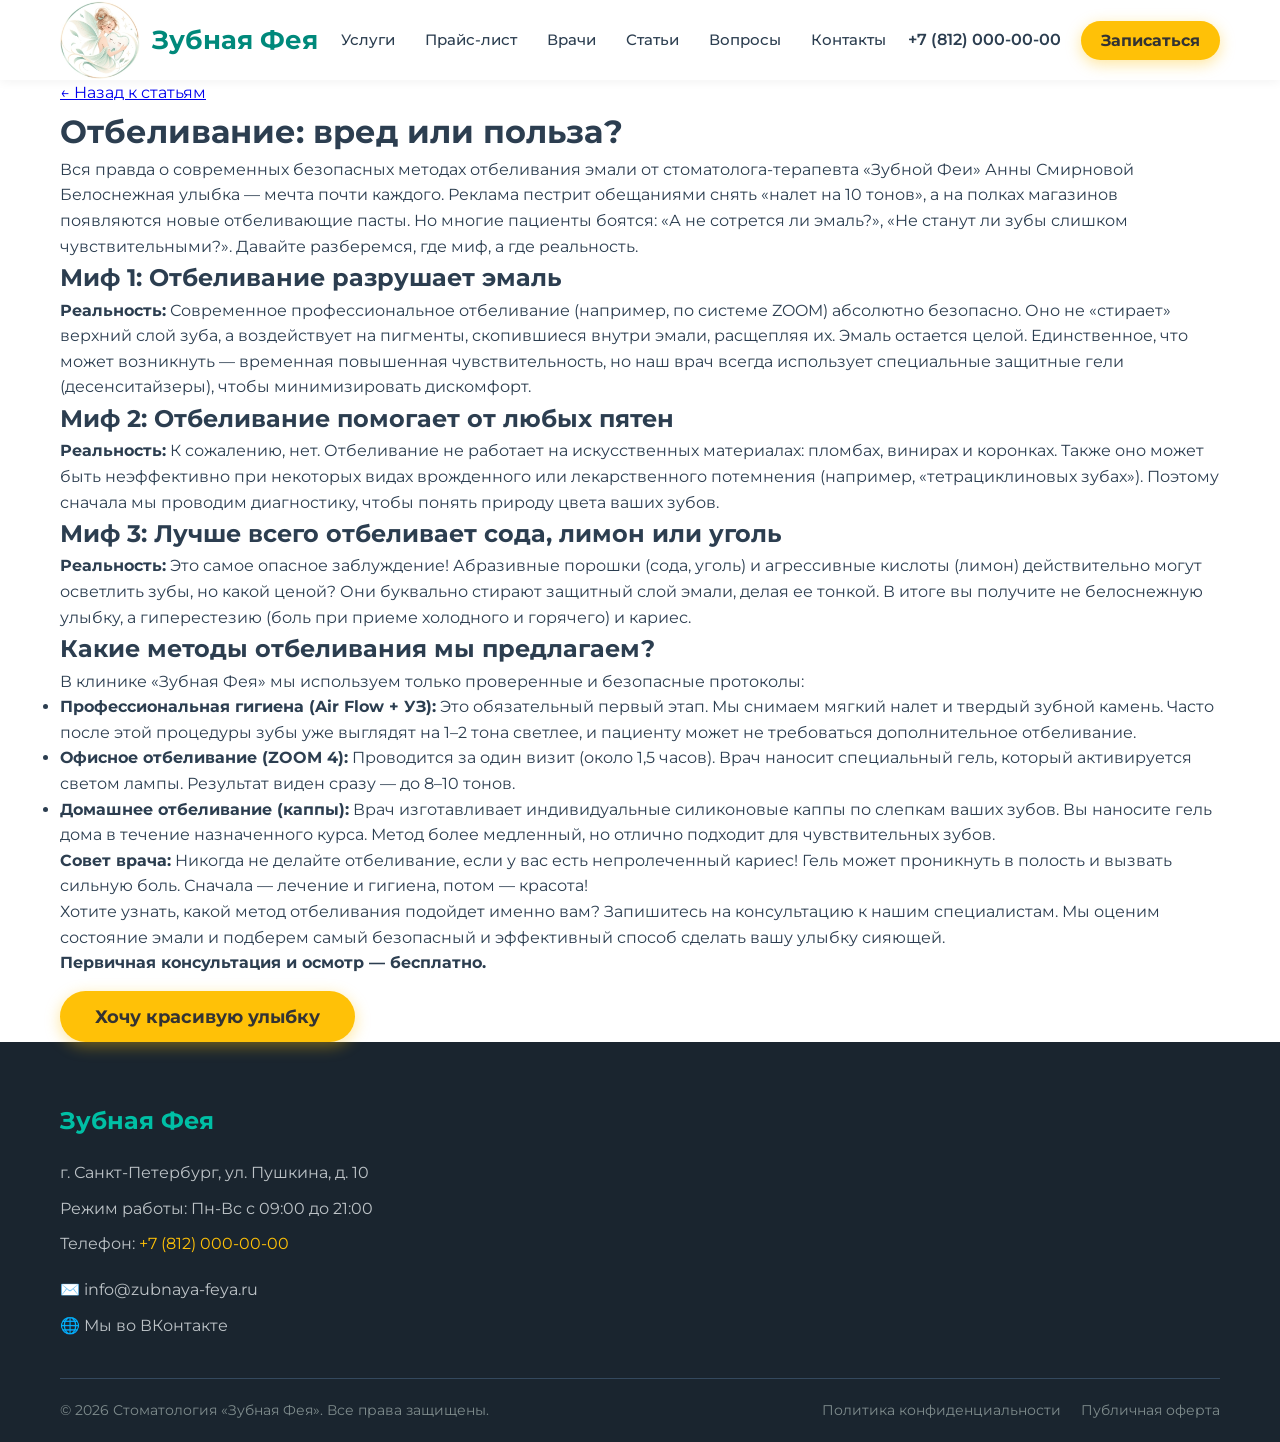
<file: article-whitening.html>
<!DOCTYPE html>
<html lang="ru">
<head>
    <meta charset="UTF-8">
    <meta name="viewport" content="width=device-width, initial-scale=1.0">
    <meta name="description" content="Отбеливание зубов: вред или польза? Стоматолог клиники «Зубная Фея» рассказывает о безопасных методах, развенчивает мифы и объясняет, как сохранить белоснежную улыбку.">
    <title>Отбеливание зубов: вред или польза? | Зубная Фея</title>
    
    <link rel="preconnect" href="https://fonts.googleapis.com">
    <link rel="preconnect" href="https://fonts.gstatic.com" crossorigin>
    <link href="https://fonts.googleapis.com/css2?family=Montserrat:wght@400;500;700&display=swap" rel="stylesheet">
    <link rel="stylesheet" href="css/style.css">
</head>
<body>

    <!-- ШАПКА САЙТА -->
    <header class="header">
        <div class="container header__container">
            <a href="index.html" class="logo">
                <img src="img/logo.png" alt="Логотип Зубная Фея" class="logo__img">
                <span class="logo__text">Зубная Фея</span>
            </a>
            <nav class="nav" id="navMenu">
                <ul class="nav__list">
                    <li><a href="index.html#services" class="nav__link">Услуги</a></li>
                    <li><a href="price.html" class="nav__link">Прайс-лист</a></li>
                    <li><a href="index.html#doctors" class="nav__link">Врачи</a></li>
                    <li><a href="index.html#blog" class="nav__link">Статьи</a></li>
                    <li><a href="index.html#faq" class="nav__link">Вопросы</a></li>
                    <li><a href="index.html#contacts" class="nav__link">Контакты</a></li>
                </ul>
            </nav>
            <div class="header__contacts">
                <a href="tel:+78120000000" class="phone">+7 (812) 000-00-00</a>
                <button class="btn btn--primary open-modal">Записаться</button>
            </div>
            <button class="burger" id="burger">
                <span></span><span></span><span></span>
            </button>
        </div>
    </header>

    <!-- ОСНОВНОЙ КОНТЕНТ СТАТЬИ -->
    <main class="article-page">
        <div class="container article-container">
            <div class="article-header">
                <a href="index.html#blog" class="back-link">← Назад к статьям</a>
                <h1 class="article-title">Отбеливание: вред или польза?</h1>
                <p class="article-meta">Вся правда о современных безопасных методах отбеливания эмали от стоматолога-терапевта «Зубной Феи» Анны Смирновой</p>
            </div>

            <article class="article-content">
                <p>Белоснежная улыбка — мечта почти каждого. Реклама пестрит обещаниями снять «налет на 10 тонов», а на полках магазинов появляются новые отбеливающие пасты. Но многие пациенты боятся: «А не сотрется ли эмаль?», «Не станут ли зубы слишком чувствительными?». Давайте разберемся, где миф, а где реальность.</p>

                <h2>Миф 1: Отбеливание разрушает эмаль</h2>
                <p><strong>Реальность:</strong> Современное профессиональное отбеливание (например, по системе ZOOM) абсолютно безопасно. Оно не «стирает» верхний слой зуба, а воздействует на пигменты, скопившиеся внутри эмали, расщепляя их. Эмаль остается целой. Единственное, что может возникнуть — временная повышенная чувствительность, но наш врач всегда использует специальные защитные гели (десенситайзеры), чтобы минимизировать дискомфорт.</p>

                <h2>Миф 2: Отбеливание помогает от любых пятен</h2>
                <p><strong>Реальность:</strong> К сожалению, нет. Отбеливание не работает на искусственных материалах: пломбах, винирах и коронках. Также оно может быть неэффективно при некоторых видах врожденного или лекарственного потемнения (например, «тетрациклиновых зубах»). Поэтому сначала мы проводим диагностику, чтобы понять природу цвета ваших зубов.</p>

                <h2>Миф 3: Лучше всего отбеливает сода, лимон или уголь</h2>
                <p><strong>Реальность:</strong> Это самое опасное заблуждение! Абразивные порошки (сода, уголь) и агрессивные кислоты (лимон) действительно могут осветлить зубы, но какой ценой? Они буквально стирают защитный слой эмали, делая ее тонкой. В итоге вы получите не белоснежную улыбку, а гиперестезию (боль при приеме холодного и горячего) и кариес.</p>

                <h2>Какие методы отбеливания мы предлагаем?</h2>
                <p>В клинике «Зубная Фея» мы используем только проверенные и безопасные протоколы:</p>
                <ul>
                    <li><strong>Профессиональная гигиена (Air Flow + УЗ):</strong> Это обязательный первый этап. Мы снимаем мягкий налет и твердый зубной камень. Часто после этой процедуры зубы уже выглядят на 1–2 тона светлее, и пациенту может не требоваться дополнительное отбеливание.</li>
                    <li><strong>Офисное отбеливание (ZOOM 4):</strong> Проводится за один визит (около 1,5 часов). Врач наносит специальный гель, который активируется светом лампы. Результат виден сразу — до 8–10 тонов.</li>
                    <li><strong>Домашнее отбеливание (каппы):</strong> Врач изготавливает индивидуальные силиконовые каппы по слепкам ваших зубов. Вы наносите гель дома в течение назначенного курса. Метод более медленный, но отлично подходит для чувствительных зубов.</li>
                </ul>

                <blockquote>
                    <strong>Совет врача:</strong> Никогда не делайте отбеливание, если у вас есть непролеченный кариес! Гель может проникнуть в полость и вызвать сильную боль. Сначала — лечение и гигиена, потом — красота!
                </blockquote>

                <div class="article-cta">
                    <p>Хотите узнать, какой метод отбеливания подойдет именно вам? Запишитесь на консультацию к нашим специалистам. Мы оценим состояние эмали и подберем самый безопасный и эффективный способ сделать вашу улыбку сияющей.</p>
                    <p><strong>Первичная консультация и осмотр — бесплатно.</strong></p>
                    <button class="btn btn--primary btn--large open-modal" style="margin-top: 15px;">Хочу красивую улыбку</button>
                </div>
            </article>
        </div>
    </main>

    <!-- ПОДВАЛ САЙТА -->
    <footer class="footer" id="contacts">
        <div class="container footer__container">
            <div class="footer__info">
                <h2>Зубная Фея</h2>
                <p>г. Санкт-Петербург, ул. Пушкина, д. 10</p>
                <p>Режим работы: Пн-Вс с 09:00 до 21:00</p>
                <p>Телефон: <a href="tel:+78120000000">+7 (812) 000-00-00</a></p>
                <div class="footer__socials">
                    <a href="mailto:info@zubnaya-feya.ru">✉️ info@zubnaya-feya.ru</a>
                    <a href="https://vk.com/zubnaya_feya_spb" target="_blank">🌐 Мы во ВКонтакте</a>
                </div>
            </div>
            <div class="footer__bottom">
                <p>&copy; 2026 Стоматология «Зубная Фея». Все права защищены.</p>
                <div class="footer__links">
                    <a href="privacy.html">Политика конфиденциальности</a>
                    <a href="offer.html">Публичная оферта</a>
                </div>
            </div>
        </div>
    </footer>

    <!-- МОДАЛЬНОЕ ОКНО -->
    <div class="modal" id="modal">
        <div class="modal__content">
            <span class="modal__close" id="closeModal">&times;</span>
            <h2 class="modal__title" id="modalTitle">Запись на прием</h2>
            <p class="modal__text">Выберите удобную дату и время для визита.</p>
            <form class="form" id="appointmentForm">
                <input type="text" id="patientName" placeholder="Ваше имя" required class="form__input">
                <input type="tel" id="patientPhone" placeholder="Ваш телефон" required class="form__input">
                <label for="bookingDate" style="font-size: 0.9rem; font-weight: 500; margin-top: 10px;">Выберите дату:</label>
                <input type="date" id="bookingDate" required class="form__input">
                <label style="font-size: 0.9rem; font-weight: 500; margin-top: 10px;">Выберите время:</label>
                <div class="time-slots" id="timeSlots"></div>
                <input type="hidden" id="selectedTime" required>
                <button type="submit" class="btn btn--primary" style="margin-top: 20px;">Отправить заявку</button>
                <p class="form__policy">Нажимая кнопку, вы соглашаетесь с политикой конфиденциальности.</p>
            </form>
        </div>
    </div>

    <script src="js/script.js"></script>
        <!-- ПОДКЛЮЧЕНИЕ СКРИПТОВ -->
    <script src="js/script.js"></script>

    <!-- Yandex.Metrika counter -->
    <script type="text/javascript">
        (function(m,e,t,r,i,k,a){
            m[i]=m[i]||function(){(m[i].a=m[i].a||[]).push(arguments)};
            m[i].l=1*new Date();
            for (var j = 0; j < document.scripts.length; j++) {if (document.scripts[j].src === r) { return; }}
            k=e.createElement(t),a=e.getElementsByTagName(t)[0],k.async=1,k.src=r,a.parentNode.insertBefore(k,a)
        })(window, document,'script','https://mc.yandex.ru/metrika/tag.js?id=113852204', 'ym');

        ym(113852204, 'init', {ssr:true, webvisor:true, clickmap:true, ecommerce:"dataLayer", referrer: document.referrer, url: location.href, accurateTrackBounce:true, trackLinks:true});
    </script>
    <noscript><div><img src="https://mc.yandex.ru/watch/113852204" style="position:absolute; left:-9999px;" alt="" /></div></noscript>
    <!-- /Yandex.Metrika counter -->

</body>
</html>
</body>
</html>
</file>
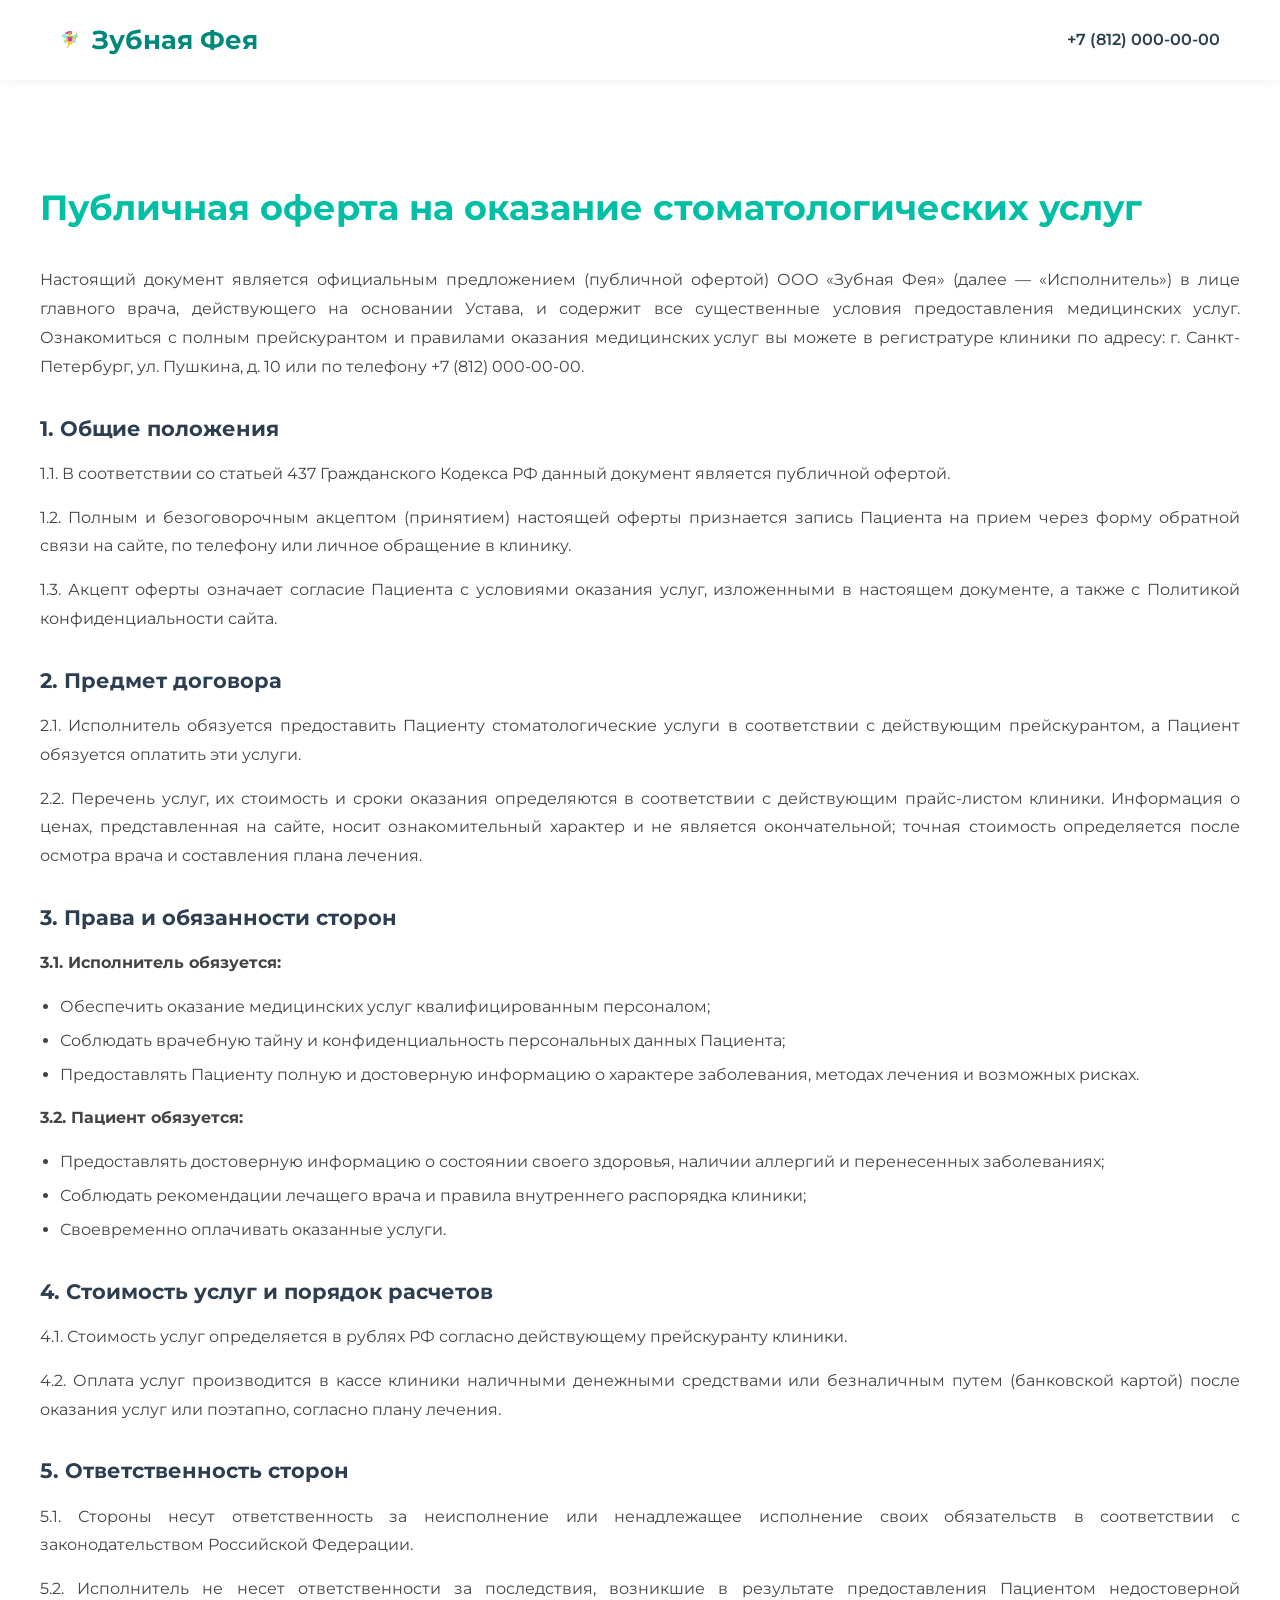
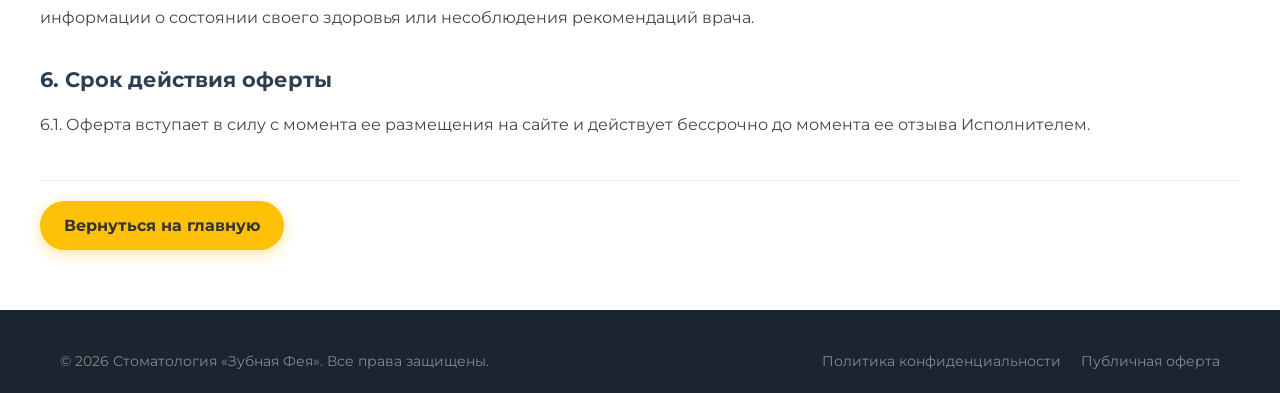
<file: offer.html>
<!DOCTYPE html>
<html lang="ru">
<head>
    <meta charset="UTF-8">
    <meta name="viewport" content="width=device-width, initial-scale=1.0">
    <title>Публичная оферта | Зубная Фея</title>
    <link rel="preconnect" href="https://fonts.googleapis.com">
    <link rel="preconnect" href="https://fonts.gstatic.com" crossorigin>
    <link href="https://fonts.googleapis.com/css2?family=Montserrat:wght@400;500;700&display=swap" rel="stylesheet">
    <link rel="stylesheet" href="css/style.css">
    
    <!-- Дополнительные стили для читабельности юридического текста -->
    <style>
        .legal-page {
            padding: 100px 0 60px;
            background-color: #fff;
        }
        .legal-page h1 {
            margin-bottom: 30px;
            color: var(--primary);
            font-size: 2.2rem;
        }
        .legal-page h2 {
            margin: 30px 0 15px;
            font-size: 1.3rem;
            color: var(--text);
        }
        .legal-page p {
            margin-bottom: 15px;
            color: #444;
            line-height: 1.8;
            text-align: justify;
        }
        .legal-page ul {
            margin-bottom: 15px;
            padding-left: 20px;
            color: #444;
            line-height: 1.8;
        }
        .legal-page li {
            margin-bottom: 5px;
        }
        .back-btn-wrapper {
            margin-top: 40px;
            padding-top: 20px;
            border-top: 1px solid #eee;
        }
    </style>
</head>
<body>

    <!-- ШАПКА (упрощенная для юридических страниц) -->
    <header class="header">
        <div class="container header__container">
            <a href="index.html" class="logo">
                <span class="logo__icon">🧚‍♀️</span> 
                <span class="logo__text">Зубная Фея</span>
            </a>
            <div class="header__contacts">
                <a href="tel:+78120000000" class="phone">+7 (812) 000-00-00</a>
            </div>
        </div>
    </header>

    <!-- ОСНОВНОЙ КОНТЕНТ -->
    <div class="container legal-page">
        <h1>Публичная оферта на оказание стоматологических услуг</h1>
        
        <p>Настоящий документ является официальным предложением (публичной офертой) ООО «Зубная Фея» (далее — «Исполнитель») в лице главного врача, действующего на основании Устава, и содержит все существенные условия предоставления медицинских услуг. Ознакомиться с полным прейскурантом и правилами оказания медицинских услуг вы можете в регистратуре клиники по адресу: г. Санкт-Петербург, ул. Пушкина, д. 10 или по телефону +7 (812) 000-00-00.</p>
        
        <h2>1. Общие положения</h2>
        <p>1.1. В соответствии со статьей 437 Гражданского Кодекса РФ данный документ является публичной офертой.</p>
        <p>1.2. Полным и безоговорочным акцептом (принятием) настоящей оферты признается запись Пациента на прием через форму обратной связи на сайте, по телефону или личное обращение в клинику.</p>
        <p>1.3. Акцепт оферты означает согласие Пациента с условиями оказания услуг, изложенными в настоящем документе, а также с Политикой конфиденциальности сайта.</p>

        <h2>2. Предмет договора</h2>
        <p>2.1. Исполнитель обязуется предоставить Пациенту стоматологические услуги в соответствии с действующим прейскурантом, а Пациент обязуется оплатить эти услуги.</p>
        <p>2.2. Перечень услуг, их стоимость и сроки оказания определяются в соответствии с действующим прайс-листом клиники. Информация о ценах, представленная на сайте, носит ознакомительный характер и не является окончательной; точная стоимость определяется после осмотра врача и составления плана лечения.</p>

        <h2>3. Права и обязанности сторон</h2>
        <p><strong>3.1. Исполнитель обязуется:</strong></p>
        <ul>
            <li>Обеспечить оказание медицинских услуг квалифицированным персоналом;</li>
            <li>Соблюдать врачебную тайну и конфиденциальность персональных данных Пациента;</li>
            <li>Предоставлять Пациенту полную и достоверную информацию о характере заболевания, методах лечения и возможных рисках.</li>
        </ul>
        <p><strong>3.2. Пациент обязуется:</strong></p>
        <ul>
            <li>Предоставлять достоверную информацию о состоянии своего здоровья, наличии аллергий и перенесенных заболеваниях;</li>
            <li>Соблюдать рекомендации лечащего врача и правила внутреннего распорядка клиники;</li>
            <li>Своевременно оплачивать оказанные услуги.</li>
        </ul>

        <h2>4. Стоимость услуг и порядок расчетов</h2>
        <p>4.1. Стоимость услуг определяется в рублях РФ согласно действующему прейскуранту клиники.</p>
        <p>4.2. Оплата услуг производится в кассе клиники наличными денежными средствами или безналичным путем (банковской картой) после оказания услуг или поэтапно, согласно плану лечения.</p>

        <h2>5. Ответственность сторон</h2>
        <p>5.1. Стороны несут ответственность за неисполнение или ненадлежащее исполнение своих обязательств в соответствии с законодательством Российской Федерации.</p>
        <p>5.2. Исполнитель не несет ответственности за последствия, возникшие в результате предоставления Пациентом недостоверной информации о состоянии своего здоровья или несоблюдения рекомендаций врача.</p>

        <h2>6. Срок действия оферты</h2>
        <p>6.1. Оферта вступает в силу с момента ее размещения на сайте и действует бессрочно до момента ее отзыва Исполнителем.</p>

        <div class="back-btn-wrapper">
            <a href="index.html" class="btn btn--primary">Вернуться на главную</a>
        </div>
    </div>

    <!-- ПОДВАЛ (упрощенный) -->
    <footer class="footer" style="padding: 40px 0 20px; margin-top: 0;">
        <div class="container footer__bottom" style="border-top: none; padding-top: 0;">
            <p>&copy; 2026 Стоматология «Зубная Фея». Все права защищены.</p>
            <div class="footer__links">
                <a href="privacy.html">Политика конфиденциальности</a>
                <a href="offer.html">Публичная оферта</a>
            </div>
        </div>
    </footer>

</body>
</html>
</file>
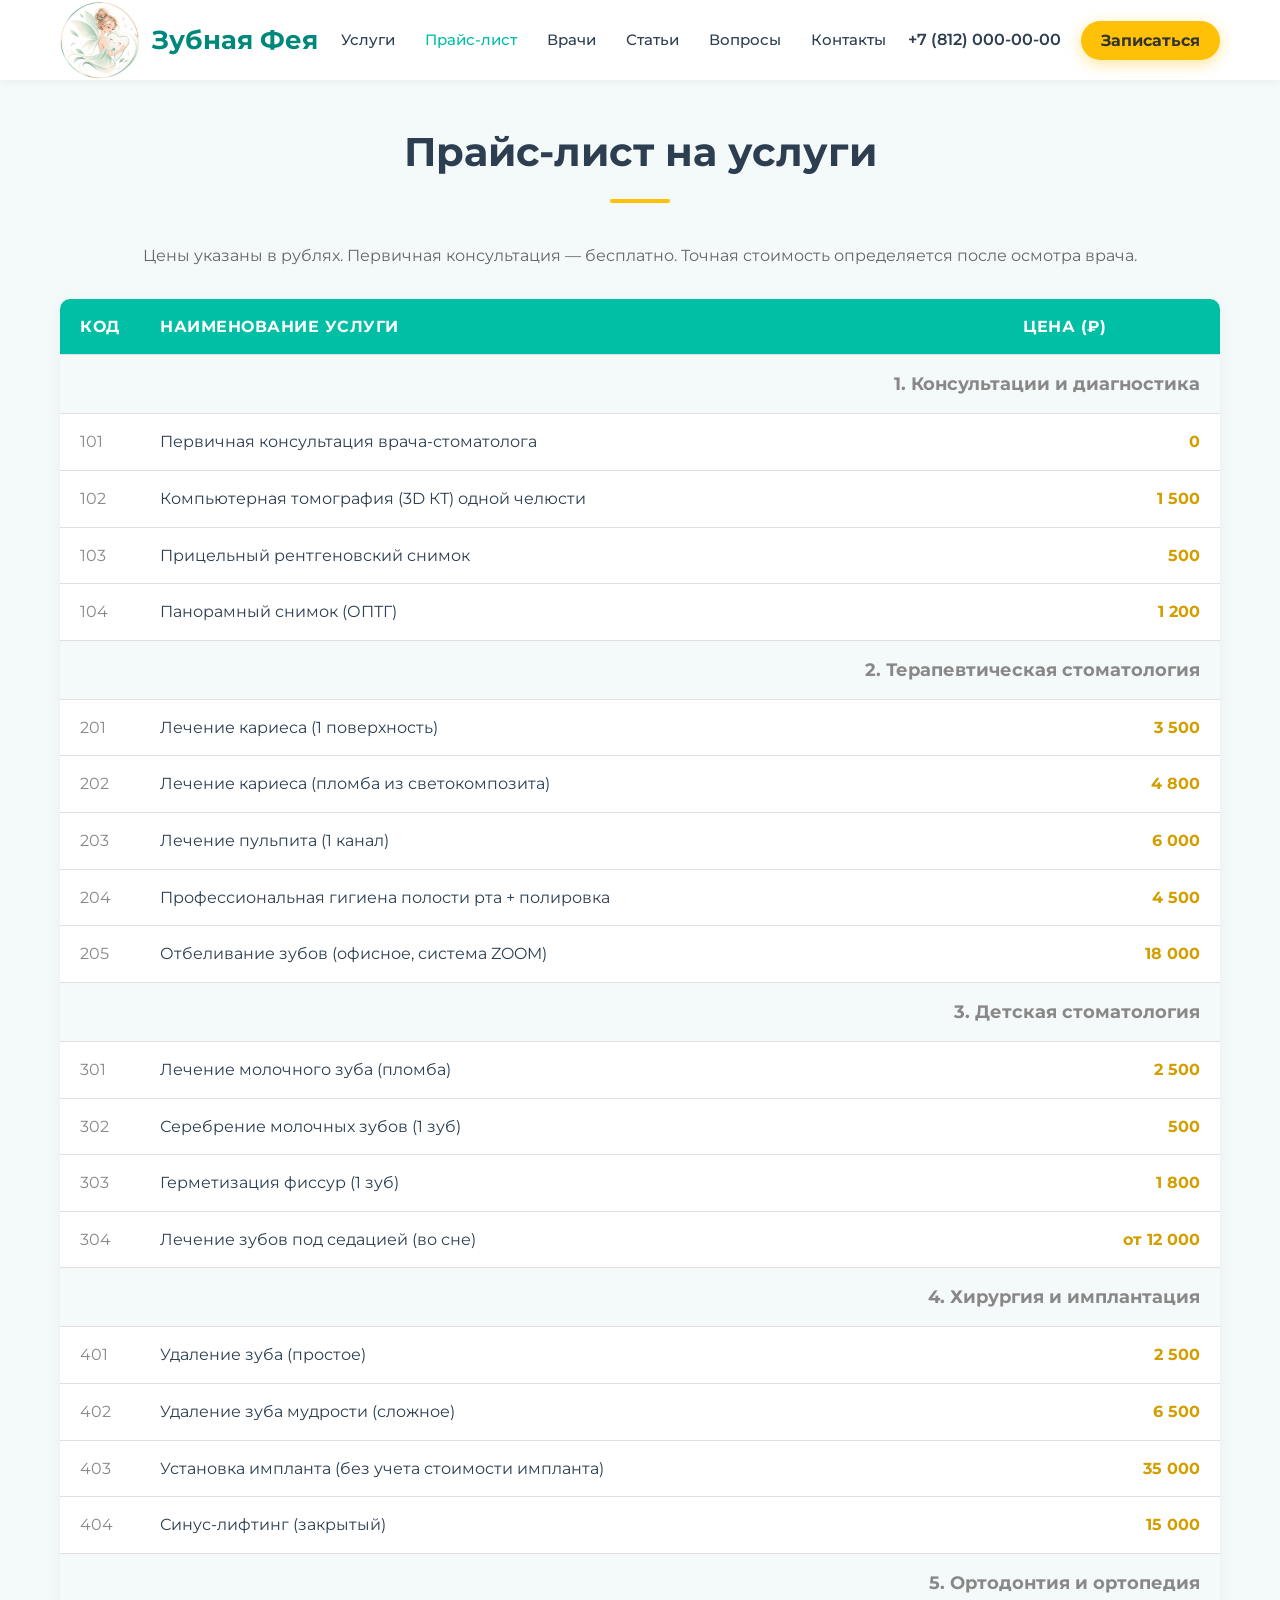
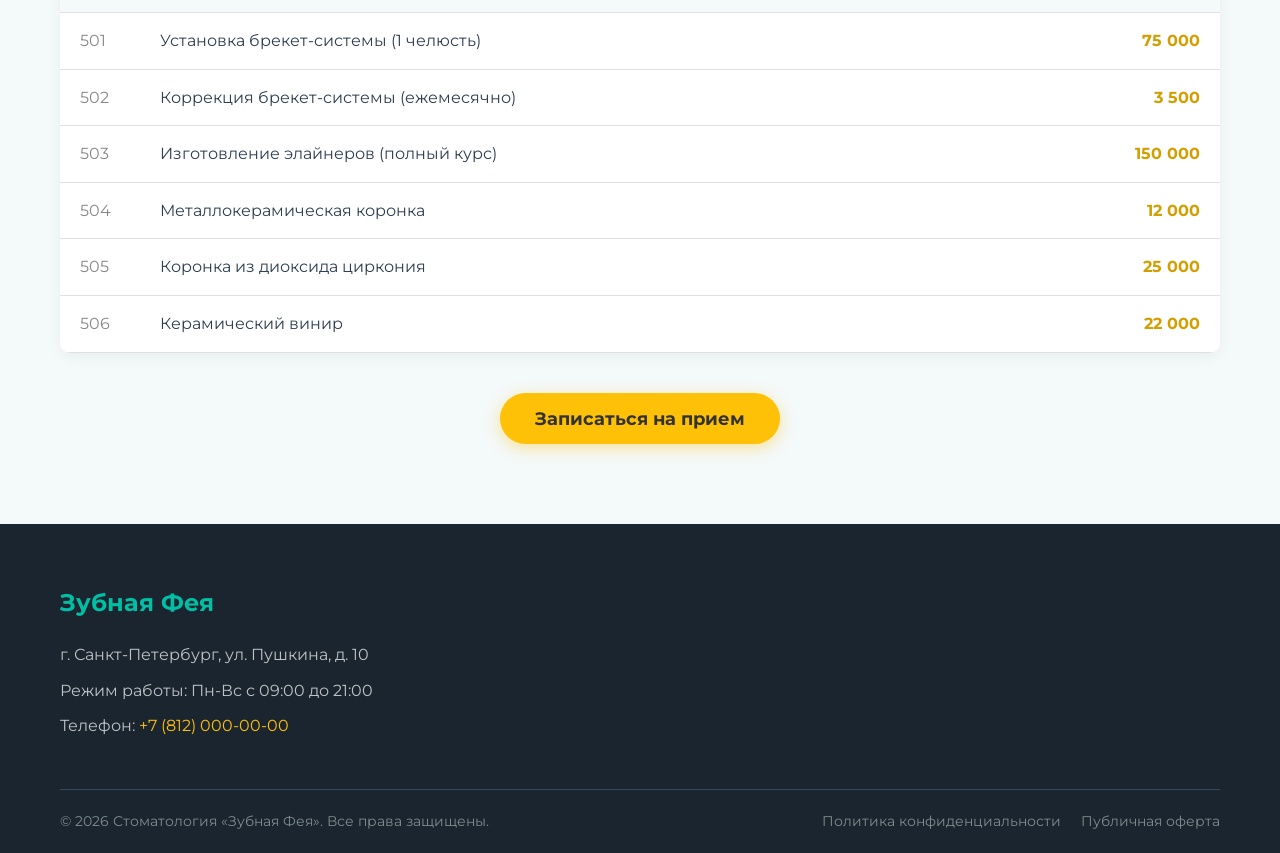
<file: price.html>
<!DOCTYPE html>
<html lang="ru">
<head>
    <meta charset="UTF-8">
    <meta name="viewport" content="width=device-width, initial-scale=1.0">
    <title>Прайс-лист | Стоматология «Зубная Фея»</title>
    <link href="https://fonts.googleapis.com/css2?family=Montserrat:wght@400;500;700&display=swap" rel="stylesheet">
    <link rel="stylesheet" href="css/style.css">
</head>
<body>

    <!-- ШАПКА САЙТА (Скопирована из index.html) -->
    <header class="header">
        <div class="container header__container">
            <a href="index.html" class="logo">
                <img src="img/logo.png" alt="Логотип Зубная Фея" class="logo__img">
                <span class="logo__text">Зубная Фея</span>
            </a>
            <nav class="nav" id="navMenu">
                <ul class="nav__list">
                    <li><a href="index.html#services" class="nav__link">Услуги</a></li>
                    <li><a href="price.html" class="nav__link" style="color: #00bfa5;">Прайс-лист</a></li>
                    <li><a href="index.html#doctors" class="nav__link">Врачи</a></li>
                    <li><a href="index.html#blog" class="nav__link">Статьи</a></li>
                    <li><a href="index.html#faq" class="nav__link">Вопросы</a></li>
                    <li><a href="index.html#contacts" class="nav__link">Контакты</a></li>
                </ul>
            </nav>
            <div class="header__contacts">
                <a href="tel:+78120000000" class="phone">+7 (812) 000-00-00</a>
                <button class="btn btn--primary open-modal">Записаться</button>
            </div>
            <button class="burger" id="burger">
                <span></span><span></span><span></span>
            </button>
        </div>
    </header>

    <!-- БЛОК ПРАЙС-ЛИСТА -->
    <section class="services" style="padding-top: 40px;">
        <div class="container">
            <h2 class="section-title">Прайс-лист на услуги</h2>
            <p style="text-align: center; margin-bottom: 30px; color: #666;">Цены указаны в рублях. Первичная консультация — бесплатно. Точная стоимость определяется после осмотра врача.</p>
            
            <table class="price-table">
                <thead>
                    <tr>
                        <th>Код</th>
                        <th>Наименование услуги</th>
                        <th>Цена (₽)</th>
                    </tr>
                </thead>
                <tbody>
                    <!-- Раздел 1: Диагностика -->
                    <tr class="category-row"><td colspan="3">1. Консультации и диагностика</td></tr>
                    <tr><td>101</td><td>Первичная консультация врача-стоматолога</td><td>0</td></tr>
                    <tr><td>102</td><td>Компьютерная томография (3D КТ) одной челюсти</td><td>1 500</td></tr>
                    <tr><td>103</td><td>Прицельный рентгеновский снимок</td><td>500</td></tr>
                    <tr><td>104</td><td>Панорамный снимок (ОПТГ)</td><td>1 200</td></tr>
                    
                    <!-- Раздел 2: Терапия -->
                    <tr class="category-row"><td colspan="3">2. Терапевтическая стоматология</td></tr>
                    <tr><td>201</td><td>Лечение кариеса (1 поверхность)</td><td>3 500</td></tr>
                    <tr><td>202</td><td>Лечение кариеса (пломба из светокомпозита)</td><td>4 800</td></tr>
                    <tr><td>203</td><td>Лечение пульпита (1 канал)</td><td>6 000</td></tr>
                    <tr><td>204</td><td>Профессиональная гигиена полости рта + полировка</td><td>4 500</td></tr>
                    <tr><td>205</td><td>Отбеливание зубов (офисное, система ZOOM)</td><td>18 000</td></tr>

                    <!-- Раздел 3: Детская стоматология -->
                    <tr class="category-row"><td colspan="3">3. Детская стоматология</td></tr>
                    <tr><td>301</td><td>Лечение молочного зуба (пломба)</td><td>2 500</td></tr>
                    <tr><td>302</td><td>Серебрение молочных зубов (1 зуб)</td><td>500</td></tr>
                    <tr><td>303</td><td>Герметизация фиссур (1 зуб)</td><td>1 800</td></tr>
                    <tr><td>304</td><td>Лечение зубов под седацией (во сне)</td><td>от 12 000</td></tr>

                    <!-- Раздел 4: Хирургия и имплантация -->
                    <tr class="category-row"><td colspan="3">4. Хирургия и имплантация</td></tr>
                    <tr><td>401</td><td>Удаление зуба (простое)</td><td>2 500</td></tr>
                    <tr><td>402</td><td>Удаление зуба мудрости (сложное)</td><td>6 500</td></tr>
                    <tr><td>403</td><td>Установка импланта (без учета стоимости импланта)</td><td>35 000</td></tr>
                    <tr><td>404</td><td>Синус-лифтинг (закрытый)</td><td>15 000</td></tr>

                    <!-- Раздел 5: Ортодонтия и протезирование -->
                    <tr class="category-row"><td colspan="3">5. Ортодонтия и ортопедия</td></tr>
                    <tr><td>501</td><td>Установка брекет-системы (1 челюсть)</td><td>75 000</td></tr>
                    <tr><td>502</td><td>Коррекция брекет-системы (ежемесячно)</td><td>3 500</td></tr>
                    <tr><td>503</td><td>Изготовление элайнеров (полный курс)</td><td>150 000</td></tr>
                    <tr><td>504</td><td>Металлокерамическая коронка</td><td>12 000</td></tr>
                    <tr><td>505</td><td>Коронка из диоксида циркония</td><td>25 000</td></tr>
                    <tr><td>506</td><td>Керамический винир</td><td>22 000</td></tr>
                </tbody>
            </table>

            <div style="text-align: center; margin-top: 40px;">
                <button class="btn btn--primary btn--large open-modal">Записаться на прием</button>
            </div>
        </div>
    </section>

    <!-- ПОДВАЛ (Скопирован из index.html) -->
    <footer class="footer" id="contacts">
        <div class="container footer__container">
            <div class="footer__info">
                <h2>Зубная Фея</h2>
                <p>г. Санкт-Петербург, ул. Пушкина, д. 10</p>
                <p>Режим работы: Пн-Вс с 09:00 до 21:00</p>
                <p>Телефон: <a href="tel:+78120000000">+7 (812) 000-00-00</a></p>
            </div>
            <div class="footer__bottom">
                <p>&copy; 2026 Стоматология «Зубная Фея». Все права защищены.</p>
                <div class="footer__links">
                    <a href="privacy.html">Политика конфиденциальности</a>
                    <a href="offer.html">Публичная оферта</a>
                </div>
            </div>
        </div>
    </footer>

    <!-- Модальное окно (Скопировано из index.html) -->
    <div class="modal" id="modal">
        <div class="modal__content">
            <span class="modal__close" id="closeModal">&times;</span>
            <h2 class="modal__title" id="modalTitle">Запись на прием</h2>
            <form class="form" id="appointmentForm">
                <input type="text" id="patientName" placeholder="Ваше имя" required class="form__input">
                <input type="tel" id="patientPhone" placeholder="Ваш телефон" required class="form__input">
                <label for="bookingDate" style="font-size: 0.9rem; font-weight: 500; margin-top: 10px;">Выберите дату:</label>
                <input type="date" id="bookingDate" required class="form__input">
                <label style="font-size: 0.9rem; font-weight: 500; margin-top: 10px;">Выберите время:</label>
                <div class="time-slots" id="timeSlots"></div>
                <input type="hidden" id="selectedTime" required>
                <button type="submit" class="btn btn--primary" style="margin-top: 20px;">Отправить заявку</button>
            </form>
        </div>
    </div>
    <script src="js/script.js"></script>
        <!-- ПОДКЛЮЧЕНИЕ СКРИПТОВ -->
    <script src="js/script.js"></script>

    <!-- Yandex.Metrika counter -->
    <script type="text/javascript">
        (function(m,e,t,r,i,k,a){
            m[i]=m[i]||function(){(m[i].a=m[i].a||[]).push(arguments)};
            m[i].l=1*new Date();
            for (var j = 0; j < document.scripts.length; j++) {if (document.scripts[j].src === r) { return; }}
            k=e.createElement(t),a=e.getElementsByTagName(t)[0],k.async=1,k.src=r,a.parentNode.insertBefore(k,a)
        })(window, document,'script','https://mc.yandex.ru/metrika/tag.js?id=113852204', 'ym');

        ym(113852204, 'init', {ssr:true, webvisor:true, clickmap:true, ecommerce:"dataLayer", referrer: document.referrer, url: location.href, accurateTrackBounce:true, trackLinks:true});
    </script>
    <noscript><div><img src="https://mc.yandex.ru/watch/113852204" style="position:absolute; left:-9999px;" alt="" /></div></noscript>
    <!-- /Yandex.Metrika counter -->

</body>
</html>
</body>
</html>
</file>
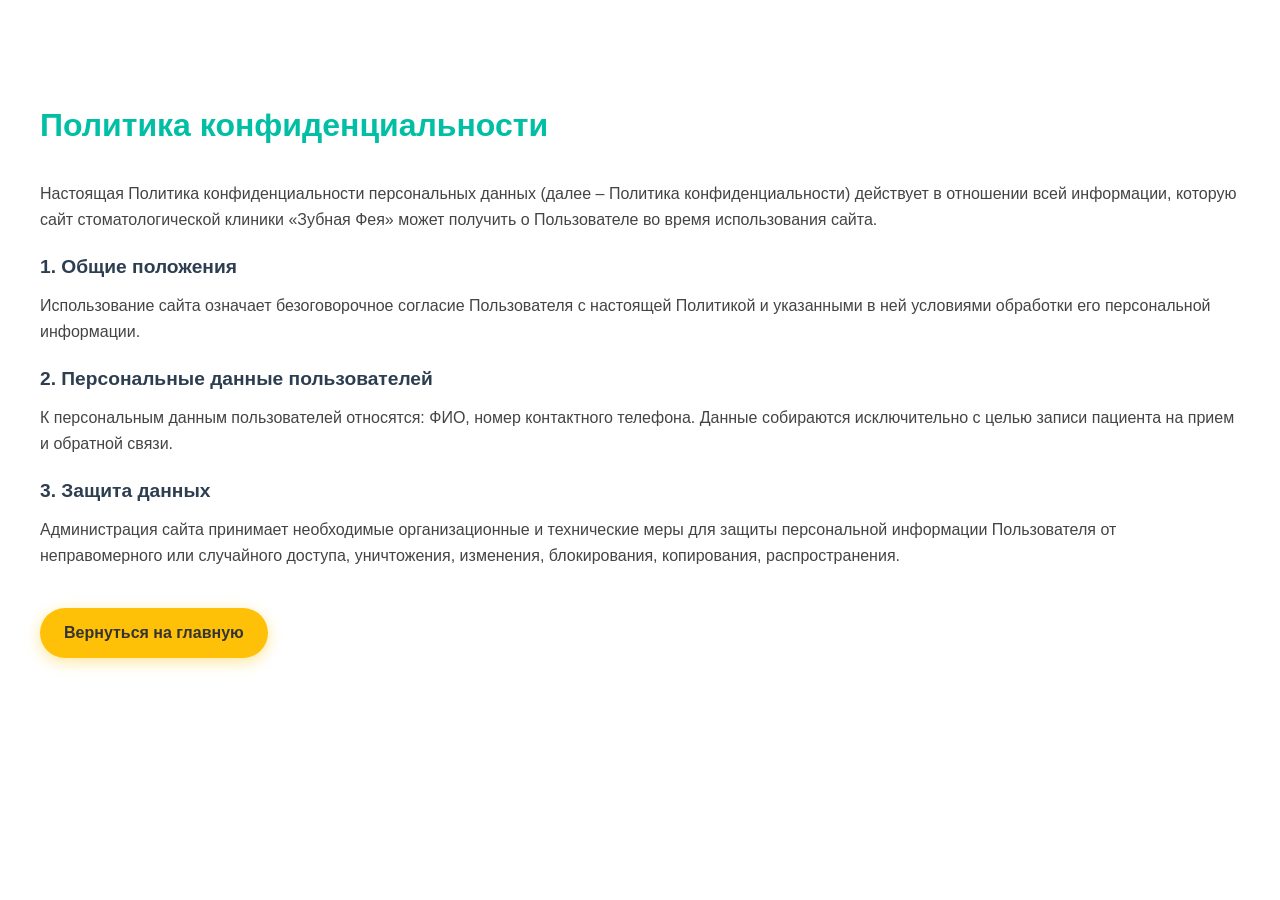
<file: privacy.html>
<!DOCTYPE html>
<html lang="ru">
<head>
    <meta charset="UTF-8">
    <meta name="viewport" content="width=device-width, initial-scale=1.0">
    <title>Политика конфиденциальности | Зубная Фея</title>
    <link rel="stylesheet" href="css/style.css">
    <style>
        .legal-page { padding: 100px 0; background: #fff; }
        .legal-page h1 { margin-bottom: 30px; color: var(--primary); }
        .legal-page h2 { margin: 20px 0 10px; font-size: 1.2rem; }
        .legal-page p { margin-bottom: 10px; color: #444; }
    </style>
</head>
<body>
    <div class="container legal-page">
        <h1>Политика конфиденциальности</h1>
        <p>Настоящая Политика конфиденциальности персональных данных (далее – Политика конфиденциальности) действует в отношении всей информации, которую сайт стоматологической клиники «Зубная Фея» может получить о Пользователе во время использования сайта.</p>
        
        <h2>1. Общие положения</h2>
        <p>Использование сайта означает безоговорочное согласие Пользователя с настоящей Политикой и указанными в ней условиями обработки его персональной информации.</p>
        
        <h2>2. Персональные данные пользователей</h2>
        <p>К персональным данным пользователей относятся: ФИО, номер контактного телефона. Данные собираются исключительно с целью записи пациента на прием и обратной связи.</p>
        
        <h2>3. Защита данных</h2>
        <p>Администрация сайта принимает необходимые организационные и технические меры для защиты персональной информации Пользователя от неправомерного или случайного доступа, уничтожения, изменения, блокирования, копирования, распространения.</p>
        
        <div style="margin-top: 40px;">
            <a href="index.html" class="btn btn--primary">Вернуться на главную</a>
        </div>
    </div>
</body>
</html>
</file>
<file: css/style.css>
/* =========================================
   БАЗОВЫЕ НАСТРОЙКИ И ПЕРЕМЕННЫЕ
   ========================================= */
* {
    margin: 0;
    padding: 0;
    box-sizing: border-box;
    font-family: 'Montserrat', sans-serif;
}

:root {
    --primary: #00bfa5; /* Бирюзовый (для фонов, рамок, кнопок) */
    --primary-text: #00897b; /* Темный бирюзовый (для текста, чтобы пройти контраст) */
    --primary-dark: #008e76;
    --accent: #ffc107; /* Желтый */
    --text: #2c3e50;
    --text-light: #666;
    --bg-light: #f4f9f9;
}
.visually-hidden {
    position: absolute;
    width: 1px;
    height: 1px;
    margin: -1px;
    padding: 0;
    overflow: hidden;
    clip: rect(0, 0, 0, 0);
    border: 0;
}
body {
    color: var(--text);
    line-height: 1.6;
    background-color: #fff;
}

.container {
    max-width: 1200px;
    margin: 0 auto;
    padding: 0 20px;
}

/* =========================================
   ТИПОГРАФИКА И КНОПКИ
   ========================================= */
.section-title {
    text-align: center;
    font-size: 2.5rem;
    margin-bottom: 40px;
    color: var(--text);
}

.section-title::after {
    content: '';
    display: block;
    width: 60px;
    height: 4px;
    background: var(--accent);
    margin: 15px auto 0;
    border-radius: 2px;
}

.accent {
    color: var(--primary);
}

.btn {
    display: inline-block;
    padding: 12px 24px;
    border: none;
    border-radius: 30px;
    cursor: pointer;
    font-weight: 700;
    text-decoration: none;
    transition: all 0.3s ease;
    font-size: 1rem;
}

.btn--primary {
    background-color: var(--accent);
    color: #333;
    box-shadow: 0 4px 15px rgba(255, 193, 7, 0.4);
}

.btn--primary:hover {
    background-color: #e0a800;
    transform: translateY(-2px);
    box-shadow: 0 6px 20px rgba(255, 193, 7, 0.6);
}

.btn--large {
    padding: 15px 35px;
    font-size: 1.1rem;
}

/* =========================================
   ШАПКА САЙТА
   ========================================= */
.header {
    background-color: #fff;
    box-shadow: 0 2px 10px rgba(0,0,0,0.05);
    position: sticky;
    top: 0;
    z-index: 100;
}

.header__container {
    display: flex;
    justify-content: space-between;
    align-items: center;
    height: 80px;
    flex-wrap: nowrap; 
    gap: 15px;
}

/* Логотип (картинка) */
.logo {
    display: flex;
    align-items: center;
    gap: 12px;
    text-decoration: none;
}
.logo__img {
    width: 80px;
    height: 80px;
    object-fit: contain;
}
.logo__text {
    font-size: 1.6rem;
    font-weight: 700;
    color: var(--primary-text); /* ИСПРАВЛЕНО: темный цвет для контраста */
    white-space: nowrap;
}

.nav__list {
    display: flex;
    list-style: none;
    gap: 30px;
}

.nav__link {
    text-decoration: none;
    color: var(--text);
    font-weight: 500;
    transition: color 0.3s;
    font-size: 0.95rem;
    white-space: nowrap; 
}

.nav__link:hover {
    color: var(--primary-text); /* ИСПРАВЛЕНО: темный цвет для контраста */
}

.header__contacts {
    display: flex;
    align-items: center;
    gap: 20px;
}

.phone {
    text-decoration: none;
    color: var(--text);
    font-weight: 600;
    font-size: 1rem;
    white-space: nowrap; 
}

.phone:hover {
    color: var(--primary-text); /* ИСПРАВЛЕНО: темный цвет для контраста */
}

.header__contacts .btn {
    white-space: nowrap;
    padding: 10px 20px;
}

.burger {
    display: none;
    background: none;
    border: none;
    cursor: pointer;
    flex-direction: column;
    gap: 5px;
}

.burger span {
    display: block;
    width: 25px;
    height: 3px;
    background-color: var(--primary);
    transition: 0.3s;
}

/* =========================================
   БАННЕР (HERO)
   ========================================= */
.hero {
    background: linear-gradient(135deg, var(--bg-light) 0%, #e0f2f1 100%);
    padding: 80px 0;
    min-height: calc(100vh - 80px); /* Занимает 100% высоты экрана минус высота шапки (80px) */
    display: flex;
    align-items: center; /* Центрируем текст и картинку по вертикали */
}

.hero__container {
    display: flex;
    align-items: center;
    justify-content: space-between;
    gap: 50px;
}

.hero__title {
    font-size: 3.5rem;
    line-height: 1.2;
    margin-bottom: 20px;
    color: #1a252f;
}

.hero__subtitle {
    font-size: 1.2rem;
    margin-bottom: 30px;
    color: var(--text-light);
    max-width: 500px;
}

.hero__notice {
    margin-top: 15px;
    font-size: 0.9rem;
    color: var(--text-light);
}

/* Задаем ширину самому контейнеру с картинкой */
.hero__image {
    flex: 0 0 55%; /* Увеличили с 48% до 55% (картинка станет крупнее) */
    display: flex;
    justify-content: flex-end; 
}

/* Заставляем картинку заполнить весь этот контейнер */
.hero__image img {
    width: 100%; /* Растягиваем на всю ширину контейнера */
    height: auto; /* Сохраняем пропорции 800x600 */
    display: block;
    border-radius: 30px;
    box-shadow: 0 15px 30px rgba(0, 191, 165, 0.2);
    object-fit: cover; /* На всякий случай, чтобы не было искажений */
}

/* =========================================
   ПРЕИМУЩЕСТВА
   ========================================= */
.features {
    padding: 80px 0;
    background-color: #fff;
}

.features__grid {
    display: grid;
    grid-template-columns: repeat(auto-fit, minmax(300px, 1fr));
    gap: 30px;
}

.feature-card {
    background: var(--bg-light);
    padding: 40px 30px;
    border-radius: 20px;
    text-align: center;
    transition: transform 0.3s;
    border-bottom: 4px solid var(--primary);
}

.feature-card:hover {
    transform: translateY(-10px);
}

/* ИСПРАВЛЕНО: Добавлены стили для картинок преимуществ (вместо inline-стилей в HTML) */
.feature-card img {
    width: 150px;
    height: 150px;
    object-fit: contain;
    display: block;
    margin: 0 auto 15px auto;
}

.feature-card h3 {
    margin-bottom: 15px;
    color: var(--primary-text); /* ИСПРАВЛЕНО: темный цвет для контраста */
}

/* =========================================
   УСЛУГИ (С КАРТИНКАМИ)
   ========================================= */
.services {
    padding: 80px 0;
    background-color: var(--bg-light);
}

.services__grid {
    display: grid;
    grid-template-columns: repeat(auto-fit, minmax(250px, 1fr));
    gap: 30px;
}

.service-card {
    background-color: #e0f7fa; 
    text-align: center;        
    padding: 30px 20px;
    border-radius: 15px;
    display: flex;
    flex-direction: column;
    align-items: center;       
    transition: transform 0.3s;
}

.service-card:hover {
    transform: translateY(-5px);
    box-shadow: 0 10px 25px rgba(0,0,0,0.1);
}

.service-icon-img {
    width: 120px;             
    height: 120px;
    object-fit: contain;
    margin-bottom: 20px;      
}

.service-card h3 {
    font-size: 1.3rem;
    color: var(--primary-text); /* ИСПРАВЛЕНО: используем переменную */
    margin-bottom: 15px;
    min-height: 3.5rem;       
    display: flex;
    align-items: center;
    justify-content: center;
}

.service-card p {
    color: #555;
    font-size: 0.95rem;
    margin-bottom: 25px;
    flex-grow: 1;             
}

.price {
    background-color: #ffc107; 
    color: #333;
    padding: 10px 25px;
    border-radius: 30px;
    font-weight: 700;
    display: inline-block;
}

/* =========================================
   ВРАЧИ (ЖЕСТКАЯ ФИКСАЦИЯ РАЗМЕРОВ)
   ========================================= */
.doctors {
    padding: 80px 0;
}

.doctors__grid {
    display: grid;
    grid-template-columns: repeat(auto-fit, minmax(280px, 1fr));
    gap: 30px;
}

.doctor-card {
    display: flex;
    flex-direction: column;
    align-items: center; 
    height: 100%; 
    text-align: center;
    background: #fff;
    padding: 30px 20px; 
    border-radius: 20px;
    box-shadow: 0 5px 20px rgba(0,0,0,0.05);
}

.doctor-card img {
    width: 150px;
    height: 150px;
    object-fit: cover;
    border-radius: 50%;
    margin-bottom: 20px;
    border: 4px solid var(--primary);
    flex-shrink: 0; 
}

.doctor-card h3 {
    margin-bottom: 10px;
    font-size: 1.2rem;
}

.doctor-card p {
    flex-grow: 1; 
    color: var(--text-light);
    font-size: 0.9rem;
    margin-bottom: 15px;
}

.doc-link {
    display: inline-block;
    margin-bottom: 15px;
    font-size: 0.85rem;
    color: var(--primary-text); /* ИСПРАВЛЕНО: темный цвет для контраста */
    text-decoration: none;
    border-bottom: 1px dashed var(--primary-text);
    transition: all 0.3s ease;
    padding-bottom: 2px;
}

.doc-link:hover {
    color: var(--primary-dark);
    border-bottom-style: solid;
}

.btn-book {
    margin-top: auto; 
    width: 100%;
    padding: 10px;
    font-size: 0.9rem;
}

/* =========================================
   СТАТЬИ (БЛОГ)
   ========================================= */
.blog {
    padding: 80px 0;
    background-color: #fff;
}
.blog__grid {
    display: grid;
    grid-template-columns: repeat(auto-fit, minmax(300px, 1fr));
    gap: 30px;
}
.blog-card {
    background: var(--bg-light);
    border-radius: 15px;
    overflow: hidden;
    box-shadow: 0 5px 20px rgba(0,0,0,0.05);
    transition: transform 0.3s;
}
.blog-card:hover {
    transform: translateY(-5px);
}
.blog-card img {
    width: 100%;
    height: 200px;
    object-fit: cover;
}
.blog-card__content {
    padding: 25px;
}
.blog-card__content h3 {
    color: var(--text);
    margin-bottom: 10px;
    font-size: 1.2rem;
}
.blog-card__content p {
    color: var(--text-light);
    font-size: 0.9rem;
    margin-bottom: 15px;
}
.read-more {
    color: var(--primary-text); /* ИСПРАВЛЕНО: темный цвет для контраста */
    text-decoration: none;
    font-weight: 700;
    font-size: 0.9rem;
}

/* =========================================
   FAQ (АККОРДЕОН)
   ========================================= */
.faq {
    padding: 80px 0;
    background-color: var(--bg-light);
}
.faq__list {
    max-width: 800px;
    margin: 0 auto;
}
.faq-item {
    background: #fff;
    margin-bottom: 15px;
    border-radius: 10px;
    box-shadow: 0 2px 10px rgba(0,0,0,0.05);
}
.faq-item summary {
    padding: 20px;
    font-weight: 700;
    cursor: pointer;
    list-style: none;
    position: relative;
    color: var(--text);
    transition: color 0.3s;
}
.faq-item summary::-webkit-details-marker { display: none; }
.faq-item summary::after {
    content: '+';
    position: absolute;
    right: 20px;
    font-size: 1.5rem;
    color: var(--primary-text); /* ИСПРАВЛЕНО: темный цвет для контраста */
    transition: transform 0.3s;
}
.faq-item[open] summary::after {
    content: '−';
    transform: rotate(180deg);
}
.faq-item[open] summary {
    color: var(--primary-text); /* ИСПРАВЛЕНО: темный цвет для контраста */
    border-bottom: 1px solid #eee;
}
.faq-item p {
    padding: 20px;
    color: var(--text-light);
    font-size: 0.95rem;
}

/* =========================================
   ПОДВАЛ (FOOTER)
   ========================================= */
.footer {
    background-color: #1a252f;
    color: #fff;
    padding: 60px 0 20px;
}
.footer__container {
    display: flex;
    flex-direction: column;
    gap: 40px;
}
.footer__info h2 {
    color: var(--primary);
    margin-bottom: 20px;
}
.footer__info p {
    margin-bottom: 10px;
    color: #bdc3c7;
}
.footer__info a {
    color: var(--accent);
    text-decoration: none;
}
.footer__socials {
    display: flex;
    flex-direction: column;
    gap: 10px;
    margin-top: 20px;
}
.footer__socials a {
    color: #bdc3c7;
    text-decoration: none;
    transition: color 0.3s;
}
.footer__socials a:hover { color: var(--primary); }

.footer__bottom {
    border-top: 1px solid #34495e;
    padding-top: 20px;
    display: flex;
    justify-content: space-between;
    color: #7f8c8d;
    font-size: 0.9rem;
}
.footer__links { display: flex; gap: 20px; }
.footer__links a { color: #7f8c8d; text-decoration: none; }
.footer__links a:hover { color: var(--primary); }

/* =========================================
   МОДАЛЬНОЕ ОКНО И ВЫБОР ВРЕМЕНИ
   ========================================= */
.modal {
    display: none;
    position: fixed;
    top: 0; left: 0; width: 100%; height: 100%;
    background: rgba(0,0,0,0.6);
    z-index: 1000;
    align-items: center;
    justify-content: center;
    backdrop-filter: blur(5px);
}
.modal.active { display: flex; }
.modal__content {
    background: #fff;
    padding: 40px;
    border-radius: 20px;
    max-width: 450px;
    width: 90%;
    position: relative;
    animation: slideUp 0.3s ease;
    max-height: 90vh;
    overflow-y: auto;
}
@keyframes slideUp {
    from { transform: translateY(50px); opacity: 0; }
    to { transform: translateY(0); opacity: 1; }
}

/* ИСПРАВЛЕНО: Стили для кнопки закрытия (чтобы убрать фон и рамки браузера) */
.modal__close {
    position: absolute;
    top: 15px; right: 20px;
    font-size: 1.8rem;
    cursor: pointer;
    color: #999;
    background: transparent;
    border: none;
    padding: 0;
    line-height: 1;
    transition: color 0.3s;
}
.modal__close:hover {
    color: var(--text);
}

.modal__title { margin-bottom: 10px; color: var(--primary-text); }
.modal__text { margin-bottom: 25px; color: var(--text-light); font-size: 0.95rem; }
.form { display: flex; flex-direction: column; gap: 15px; }
.form__input {
    padding: 15px;
    border: 2px solid #eee;
    border-radius: 10px;
    font-size: 1rem;
    font-family: inherit;
}
.form__input:focus { outline: none; border-color: var(--primary); }

/* Сетка времени */
.time-slots {
    display: flex;
    flex-wrap: wrap;
    gap: 10px;
    margin-bottom: 10px;
    margin-top: 5px;
}
.time-slot-btn {
    padding: 10px 15px;
    border: 2px solid #e0e0e0;
    background-color: #fff;
    border-radius: 10px;
    cursor: pointer;
    font-size: 0.9rem;
    font-family: inherit;
    font-weight: 500;
    color: var(--text);
    transition: all 0.2s ease;
}
.time-slot-btn:hover {
    border-color: var(--primary);
    color: var(--primary-text);
    background-color: var(--bg-light);
}
.time-slot-btn.selected {
    background-color: var(--primary) !important;
    color: #fff !important;
    border-color: var(--primary) !important;
    box-shadow: 0 4px 10px rgba(0, 191, 165, 0.3);
}
.form__policy { font-size: 0.75rem; color: #999; text-align: center; margin-top: 10px; }

/* =========================================
   АДАПТИВНОСТЬ (МОБИЛЬНЫЕ)
   ========================================= */
@media (max-width: 900px) {
    .hero__title { font-size: 2.5rem; }
    .hero__container { flex-direction: column; text-align: center; }
    .hero__subtitle { margin: 0 auto 30px; }
    
    .nav {
        display: none;
        position: absolute;
        top: 80px; left: 0; width: 100%;
        background: #fff;
        padding: 20px;
        box-shadow: 0 10px 10px rgba(0,0,0,0.1);
    }
    .nav.active { display: block; }
    .nav__list { flex-direction: column; align-items: center; gap: 15px; }
    .header__contacts { display: none; }
    .burger { display: flex; }
    
    .footer__bottom { flex-direction: column; gap: 10px; text-align: center; }
}

/* Стили для прайс-листа */
.price-table {
    width: 100%;
    border-collapse: collapse;
    margin: 20px 0;
    font-size: 1rem;
    background: #fff;
    box-shadow: 0 4px 15px rgba(0,0,0,0.05);
    border-radius: 10px;
    overflow: hidden;
}
.price-table th, .price-table td {
    padding: 15px 20px;
    text-align: left;
    border-bottom: 1px solid #e0e0e0;
}
.price-table th {
    background-color: #00bfa5;
    color: white;
    font-weight: 700;
    text-transform: uppercase;
    letter-spacing: 0.5px;
}
.price-table td:last-child {
    font-weight: 700;
    color: #d39e00; /* Желтый акцент для цены (сделан чуть темнее для читаемости на белом) */
    text-align: right;
    white-space: nowrap;
}
.price-table td:first-child {
    color: #888;
    width: 80px;
}
.category-row td {
    background-color: #f4f9f9;
    color: #00897b; /* Темный бирюзовый для контраста */
    font-weight: 700;
    font-size: 1.1rem;
}
.price-table tbody tr:hover {
    background-color: #fafafa;
}

/* Адаптивность для таблицы на мобильных */
@media (max-width: 768px) {
    .price-table th, .price-table td {
        padding: 10px;
        font-size: 0.9rem;
    }
}
</file>
